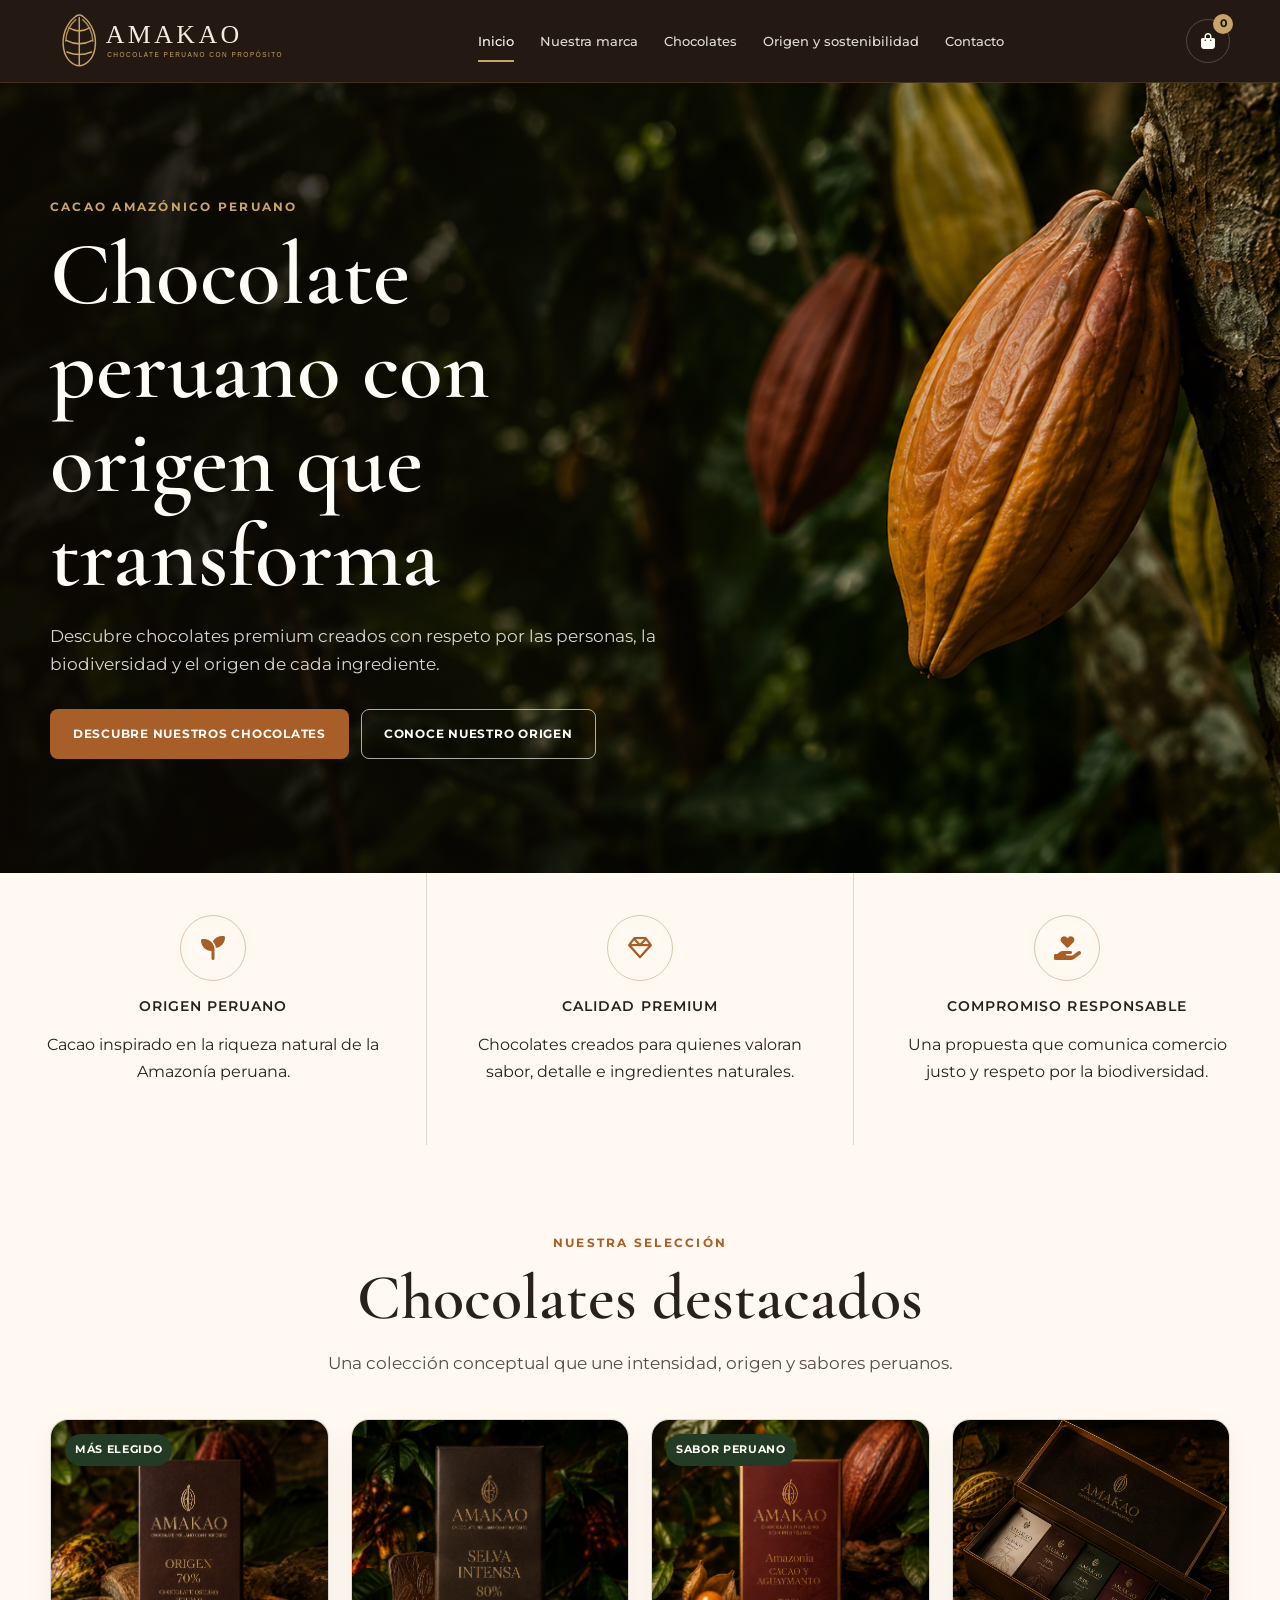
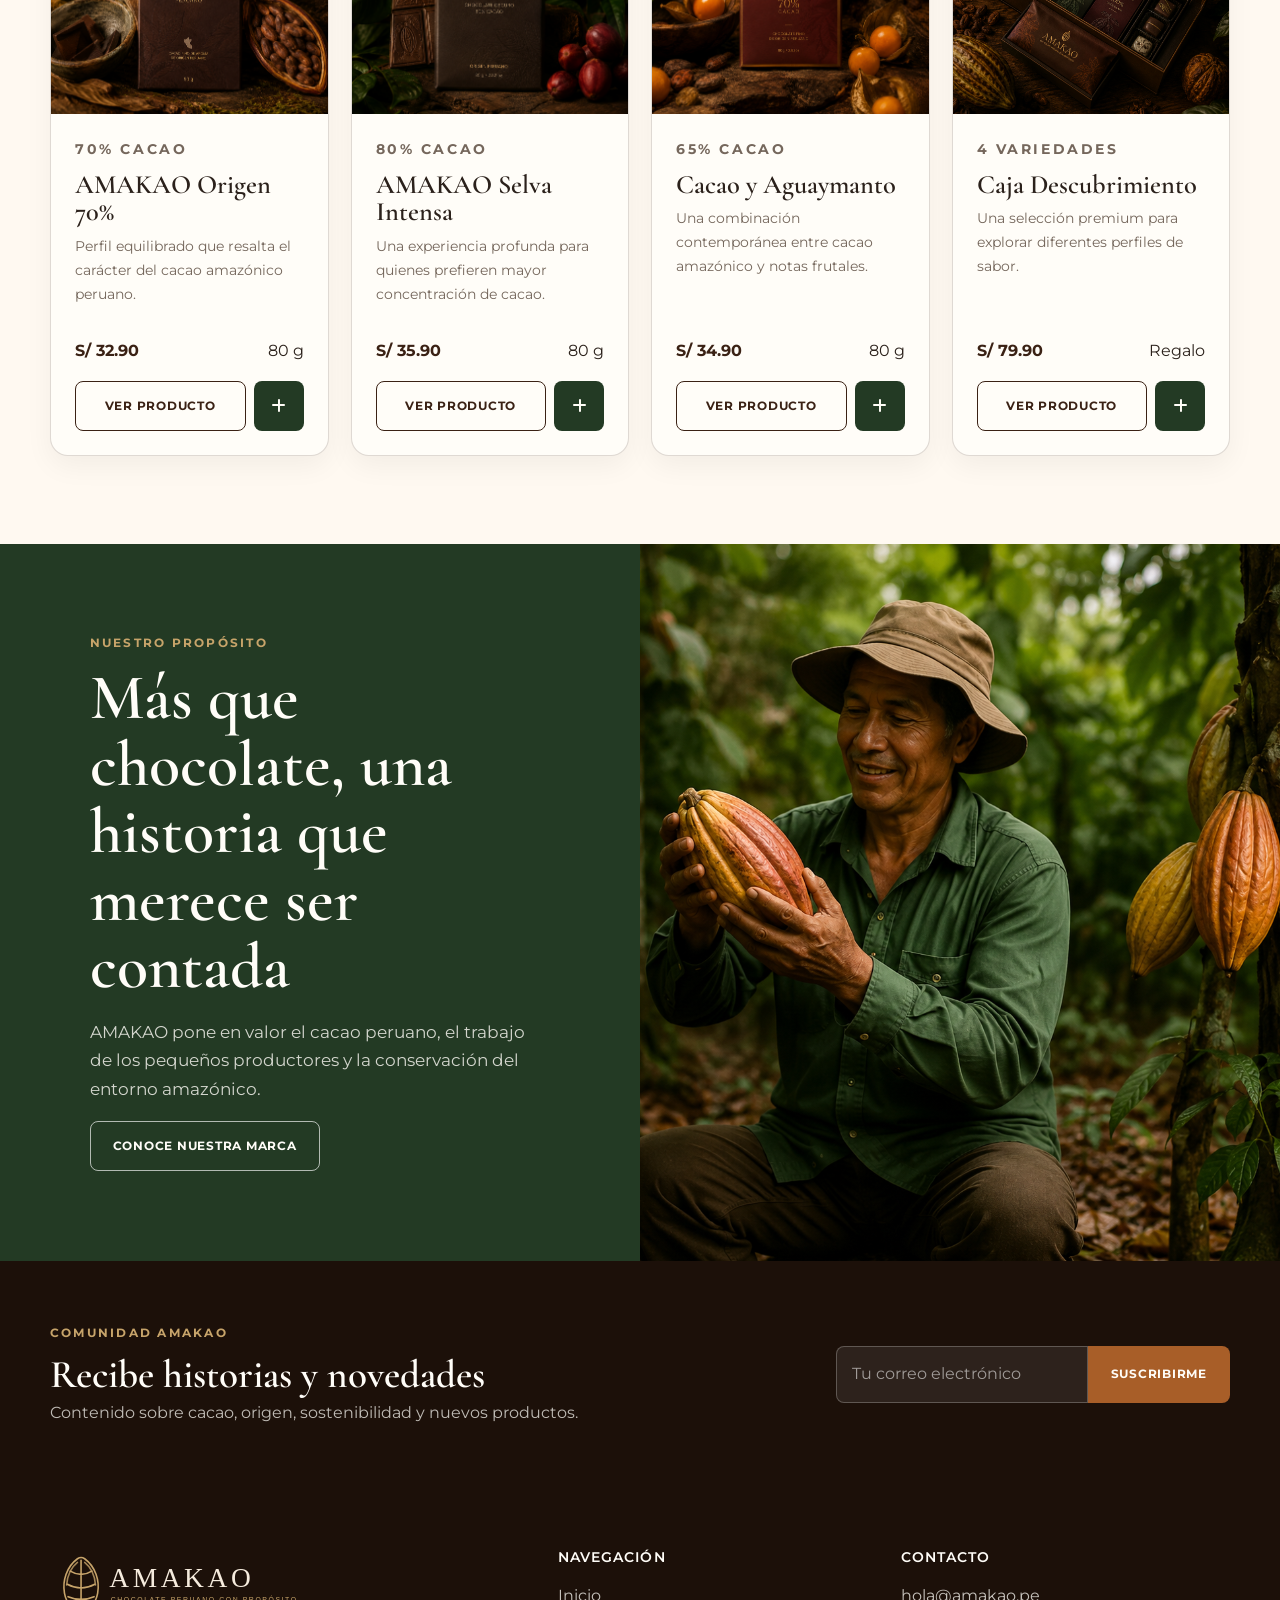
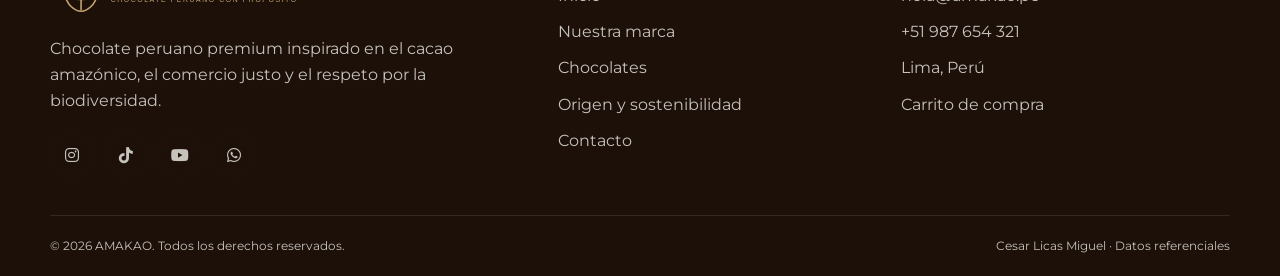
<file: index.html>
<!doctype html>
<html lang="es">
<head>
  <meta charset="utf-8">
  <meta name="viewport" content="width=device-width, initial-scale=1">
  <title>AMAKAO | Chocolate peruano premium</title>
  <meta name="description" content="AMAKAO, chocolates premium inspirados en cacao amazónico peruano, sostenibilidad y comercio justo.">
  <link rel="icon" href="assets/favicon.svg" type="image/svg+xml">
  <link rel="stylesheet" href="https://cdnjs.cloudflare.com/ajax/libs/font-awesome/6.7.2/css/all.min.css">
  <link rel="stylesheet" href="css/styles.css">
</head>
<body>
<header class="site-header">
  <div class="container header-inner">
    <a class="brand" href="index.html" aria-label="AMAKAO, ir al inicio"><img src="assets/logo.svg" alt="AMAKAO, chocolate peruano con propósito"></a>
    <nav class="desktop-nav" aria-label="Navegación principal"><a href="index.html" class="active">Inicio</a><a href="nuestra-marca.html" class="">Nuestra marca</a><a href="chocolates.html" class="">Chocolates</a><a href="origen-sostenibilidad.html" class="">Origen y sostenibilidad</a><a href="contacto.html" class="">Contacto</a></nav>
    <div class="header-actions">
      <a class="icon-button cart-link" href="carrito.html" aria-label="Ver carrito"><i class="fa-solid fa-bag-shopping"></i><span class="cart-count">0</span></a>
      <button class="icon-button menu-toggle" type="button" aria-label="Abrir menú" aria-expanded="false"><i class="fa-solid fa-bars"></i></button>
    </div>
  </div>
</header>
<div class="mobile-panel"><nav aria-label="Navegación móvil"><a href="index.html">Inicio</a><a href="nuestra-marca.html">Nuestra marca</a><a href="chocolates.html">Chocolates</a><a href="origen-sostenibilidad.html">Origen y sostenibilidad</a><a href="contacto.html">Contacto</a><a href="carrito.html">Carrito de compra</a></nav></div>
<main>
<section class="hero"><div class="container"><div class="hero-content"><p class="eyebrow" style="color:#c7a46a">Cacao amazónico peruano</p><h1>Chocolate peruano con origen que transforma</h1><p class="lead">Descubre chocolates premium creados con respeto por las personas, la biodiversidad y el origen de cada ingrediente.</p><div class="button-row"><a class="btn btn-primary" href="chocolates.html">Descubre nuestros chocolates</a><a class="btn btn-outline-light" href="origen-sostenibilidad.html">Conoce nuestro origen</a></div></div></div></section>
<section class="features-grid"><article class="feature"><div class="feature-icon"><i class="fa-solid fa-seedling"></i></div><h3>Origen peruano</h3><p>Cacao inspirado en la riqueza natural de la Amazonía peruana.</p></article><article class="feature"><div class="feature-icon"><i class="fa-regular fa-gem"></i></div><h3>Calidad premium</h3><p>Chocolates creados para quienes valoran sabor, detalle e ingredientes naturales.</p></article><article class="feature"><div class="feature-icon"><i class="fa-solid fa-hand-holding-heart"></i></div><h3>Compromiso responsable</h3><p>Una propuesta que comunica comercio justo y respeto por la biodiversidad.</p></article></section>
<section class="section"><div class="container"><div class="text-center max-copy center"><p class="eyebrow">Nuestra selección</p><h2>Chocolates destacados</h2><p class="lead">Una colección conceptual que une intensidad, origen y sabores peruanos.</p></div><div class="product-grid" style="margin-top:42px">
<article class="product-card" data-category="oscuro" data-name="amakao origen 70">
  <a class="product-card-media" href="producto.html?id=origen70"><span class="product-badge">Más elegido</span><img src="image/image11.png" alt="Chocolate AMAKAO Origen 70%"></a>
  <div class="product-card-body"><p class="eyebrow">70% cacao</p><h3><a href="producto.html?id=origen70">AMAKAO Origen 70%</a></h3><p>Perfil equilibrado que resalta el carácter del cacao amazónico peruano.</p><div class="product-meta"><span class="price">S/ 32.90</span><span>80 g</span></div><div class="card-actions"><a class="btn btn-outline-dark" href="producto.html?id=origen70">Ver producto</a><button class="quick-add" data-add-to-cart="origen70" aria-label="Agregar Origen 70%"><i class="fa-solid fa-plus"></i></button></div></div>
</article>
<article class="product-card" data-category="intenso" data-name="amakao selva intensa 80">
  <a class="product-card-media" href="producto.html?id=selva80"><img src="image/image12.png" alt="Chocolate AMAKAO Selva Intensa 80%"></a>
  <div class="product-card-body"><p class="eyebrow">80% cacao</p><h3><a href="producto.html?id=selva80">AMAKAO Selva Intensa</a></h3><p>Una experiencia profunda para quienes prefieren mayor concentración de cacao.</p><div class="product-meta"><span class="price">S/ 35.90</span><span>80 g</span></div><div class="card-actions"><a class="btn btn-outline-dark" href="producto.html?id=selva80">Ver producto</a><button class="quick-add" data-add-to-cart="selva80" aria-label="Agregar Selva Intensa"><i class="fa-solid fa-plus"></i></button></div></div>
</article>
<article class="product-card" data-category="frutal" data-name="amakao cacao y aguaymanto">
  <a class="product-card-media" href="producto.html?id=aguaymanto"><span class="product-badge">Sabor peruano</span><img src="image/image13.png" alt="Chocolate AMAKAO Cacao y Aguaymanto"></a>
  <div class="product-card-body"><p class="eyebrow">65% cacao</p><h3><a href="producto.html?id=aguaymanto">Cacao y Aguaymanto</a></h3><p>Una combinación contemporánea entre cacao amazónico y notas frutales.</p><div class="product-meta"><span class="price">S/ 34.90</span><span>80 g</span></div><div class="card-actions"><a class="btn btn-outline-dark" href="producto.html?id=aguaymanto">Ver producto</a><button class="quick-add" data-add-to-cart="aguaymanto" aria-label="Agregar Cacao y Aguaymanto"><i class="fa-solid fa-plus"></i></button></div></div>
</article>
<article class="product-card" data-category="regalo" data-name="caja descubrimiento amakao">
  <a class="product-card-media" href="producto.html?id=descubrimiento"><img src="image/image14.png" alt="Caja Descubrimiento AMAKAO"></a>
  <div class="product-card-body"><p class="eyebrow">4 variedades</p><h3><a href="producto.html?id=descubrimiento">Caja Descubrimiento</a></h3><p>Una selección premium para explorar diferentes perfiles de sabor.</p><div class="product-meta"><span class="price">S/ 79.90</span><span>Regalo</span></div><div class="card-actions"><a class="btn btn-outline-dark" href="producto.html?id=descubrimiento">Ver producto</a><button class="quick-add" data-add-to-cart="descubrimiento" aria-label="Agregar Caja Descubrimiento"><i class="fa-solid fa-plus"></i></button></div></div>
</article></div></div></section>
<section class="split section-forest"><div class="split-content"><p class="eyebrow" style="color:#c7a46a">Nuestro propósito</p><h2>Más que chocolate, una historia que merece ser contada</h2><p class="lead">AMAKAO pone en valor el cacao peruano, el trabajo de los pequeños productores y la conservación del entorno amazónico.</p><div><a class="btn btn-outline-light" href="nuestra-marca.html">Conoce nuestra marca</a></div></div><div class="split-image story-image" role="img" aria-label="Productor de cacao peruano"></div></section>
<section class="section-sm section-dark">
  <div class="container newsletter">
    <div><p class="eyebrow" style="color:#c7a46a">Comunidad AMAKAO</p><h2 style="font-size:2.45rem;margin-bottom:5px">Recibe historias y novedades</h2><p style="margin:0;color:rgba(255,253,248,.72)">Contenido sobre cacao, origen, sostenibilidad y nuevos productos.</p></div>
    <form class="newsletter-form" data-demo-form><input type="email" required placeholder="Tu correo electrónico" aria-label="Correo electrónico"><button class="btn btn-primary" type="submit">Suscribirme</button></form>
  </div>
</section></main>
<footer class="site-footer">
  <div class="container footer-main">
    <div><img class="footer-logo" src="assets/logo.svg" alt="AMAKAO"><p>Chocolate peruano premium inspirado en el cacao amazónico, el comercio justo y el respeto por la biodiversidad.</p><div class="social-row"><a href="#" aria-label="Instagram"><i class="fa-brands fa-instagram"></i></a><a href="#" aria-label="TikTok"><i class="fa-brands fa-tiktok"></i></a><a href="#" aria-label="YouTube"><i class="fa-brands fa-youtube"></i></a><a href="#" aria-label="WhatsApp"><i class="fa-brands fa-whatsapp"></i></a></div></div>
    <div><h3 class="footer-title">Navegación</h3><div class="footer-links"><a href="index.html">Inicio</a><a href="nuestra-marca.html">Nuestra marca</a><a href="chocolates.html">Chocolates</a><a href="origen-sostenibilidad.html">Origen y sostenibilidad</a><a href="contacto.html">Contacto</a></div></div>
    <div><h3 class="footer-title">Contacto</h3><div class="footer-links"><span>hola@amakao.pe</span><span>+51 987 654 321</span><span>Lima, Perú</span><a href="carrito.html">Carrito de compra</a></div></div>
  </div>
  <div class="container footer-bottom"><span>© 2026 AMAKAO. Todos los derechos reservados.</span><span>Cesar Licas Miguel · Datos referenciales</span></div>
</footer>
<script src="js/main.js"></script>
</body>
</html>
</file>
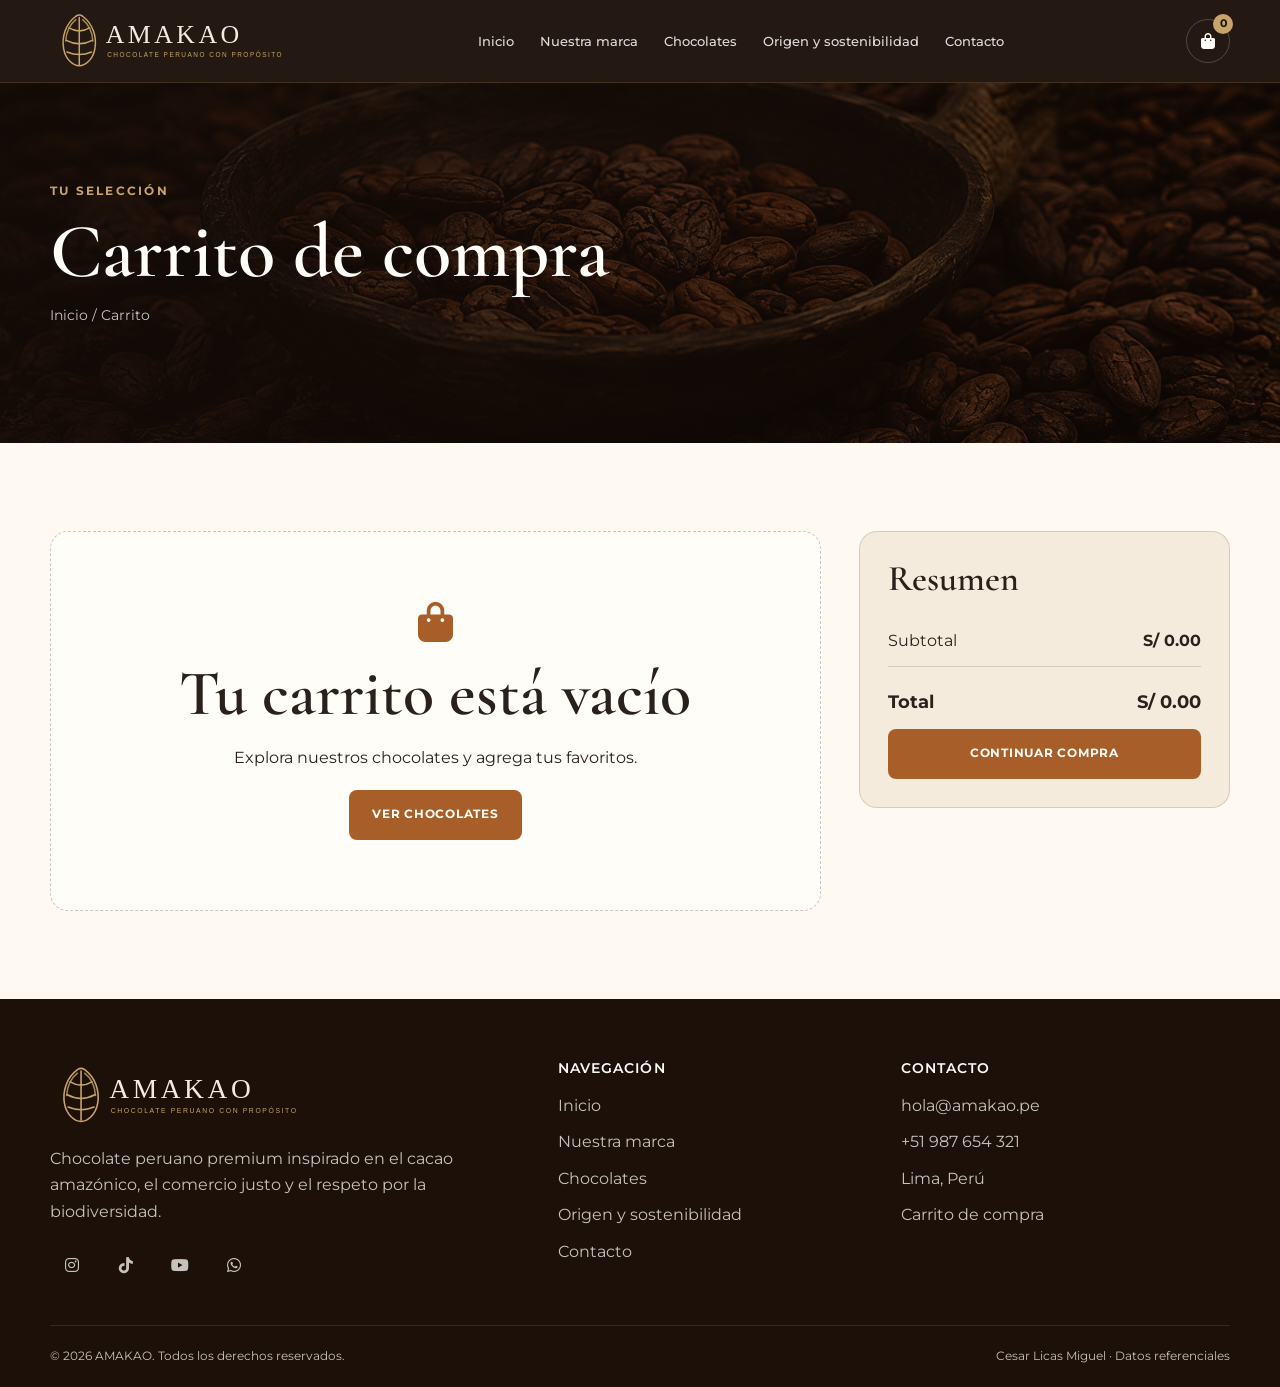
<file: carrito.html>
<!doctype html>
<html lang="es">
<head>
  <meta charset="utf-8">
  <meta name="viewport" content="width=device-width, initial-scale=1">
  <title>Carrito de compra | AMAKAO</title>
  <meta name="description" content="Revisa los chocolates agregados al carrito AMAKAO.">
  <link rel="icon" href="assets/favicon.svg" type="image/svg+xml">
  <link rel="stylesheet" href="https://cdnjs.cloudflare.com/ajax/libs/font-awesome/6.7.2/css/all.min.css">
  <link rel="stylesheet" href="css/styles.css">
</head>
<body>
<header class="site-header">
  <div class="container header-inner">
    <a class="brand" href="index.html" aria-label="AMAKAO, ir al inicio"><img src="assets/logo.svg" alt="AMAKAO, chocolate peruano con propósito"></a>
    <nav class="desktop-nav" aria-label="Navegación principal"><a href="index.html" class="">Inicio</a><a href="nuestra-marca.html" class="">Nuestra marca</a><a href="chocolates.html" class="">Chocolates</a><a href="origen-sostenibilidad.html" class="">Origen y sostenibilidad</a><a href="contacto.html" class="">Contacto</a></nav>
    <div class="header-actions">
      <a class="icon-button cart-link" href="carrito.html" aria-label="Ver carrito"><i class="fa-solid fa-bag-shopping"></i><span class="cart-count">0</span></a>
      <button class="icon-button menu-toggle" type="button" aria-label="Abrir menú" aria-expanded="false"><i class="fa-solid fa-bars"></i></button>
    </div>
  </div>
</header>
<div class="mobile-panel"><nav aria-label="Navegación móvil"><a href="index.html">Inicio</a><a href="nuestra-marca.html">Nuestra marca</a><a href="chocolates.html">Chocolates</a><a href="origen-sostenibilidad.html">Origen y sostenibilidad</a><a href="contacto.html">Contacto</a><a href="carrito.html">Carrito de compra</a></nav></div>
<main>
<section class="page-hero" style="background-image:linear-gradient(rgba(20,11,7,.3),rgba(20,11,7,.3)),url('image/image6.png')"><div class="container"><p class="eyebrow" style="color:#c7a46a">Tu selección</p><h1>Carrito de compra</h1><p class="breadcrumb">Inicio / Carrito</p></div></section>
<section class="section"><div class="container cart-layout"><div id="cartItems" class="cart-items" aria-live="polite"></div><aside id="cartSummary" class="cart-summary"></aside></div></section>
</main>
<footer class="site-footer">
  <div class="container footer-main">
    <div><img class="footer-logo" src="assets/logo.svg" alt="AMAKAO"><p>Chocolate peruano premium inspirado en el cacao amazónico, el comercio justo y el respeto por la biodiversidad.</p><div class="social-row"><a href="#" aria-label="Instagram"><i class="fa-brands fa-instagram"></i></a><a href="#" aria-label="TikTok"><i class="fa-brands fa-tiktok"></i></a><a href="#" aria-label="YouTube"><i class="fa-brands fa-youtube"></i></a><a href="#" aria-label="WhatsApp"><i class="fa-brands fa-whatsapp"></i></a></div></div>
    <div><h3 class="footer-title">Navegación</h3><div class="footer-links"><a href="index.html">Inicio</a><a href="nuestra-marca.html">Nuestra marca</a><a href="chocolates.html">Chocolates</a><a href="origen-sostenibilidad.html">Origen y sostenibilidad</a><a href="contacto.html">Contacto</a></div></div>
    <div><h3 class="footer-title">Contacto</h3><div class="footer-links"><span>hola@amakao.pe</span><span>+51 987 654 321</span><span>Lima, Perú</span><a href="carrito.html">Carrito de compra</a></div></div>
  </div>
  <div class="container footer-bottom"><span>© 2026 AMAKAO. Todos los derechos reservados.</span><span>Cesar Licas Miguel · Datos referenciales</span></div>
</footer>
<script src="js/main.js"></script>
</body>
</html>
</file>
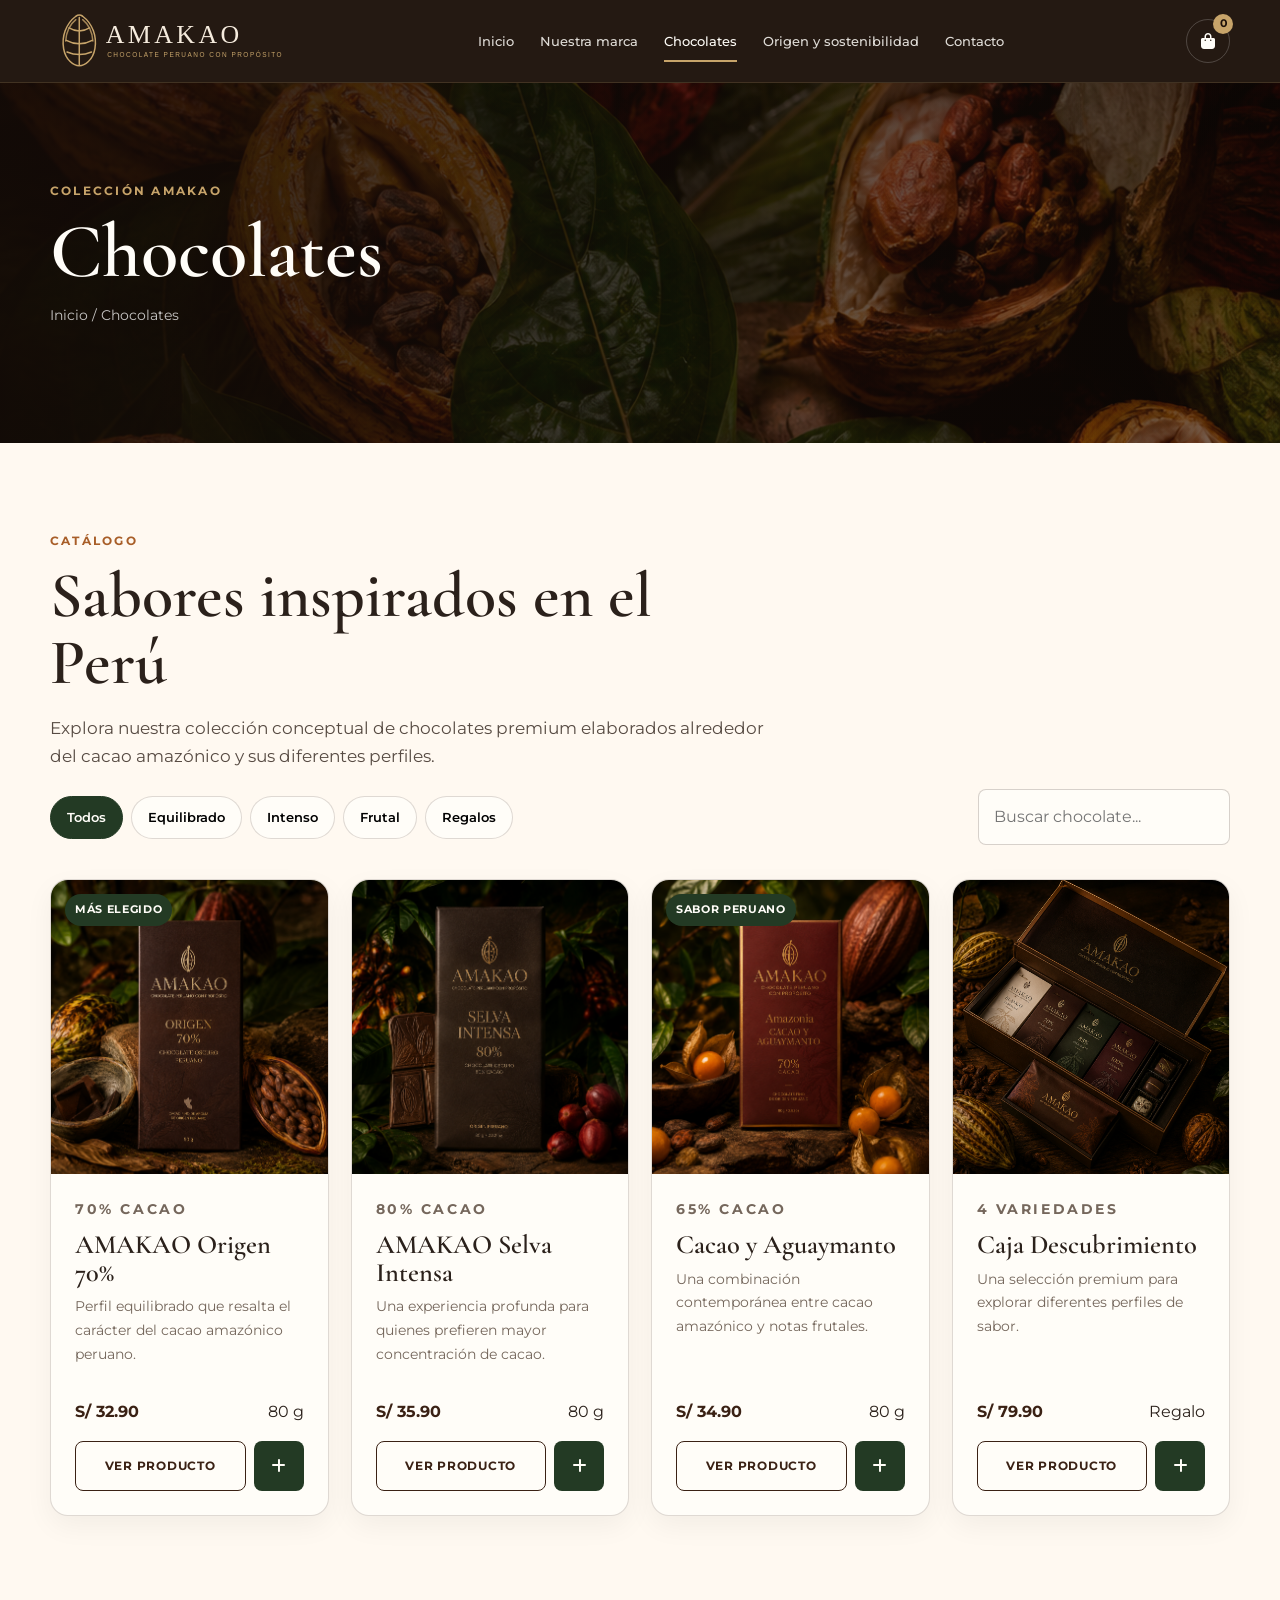
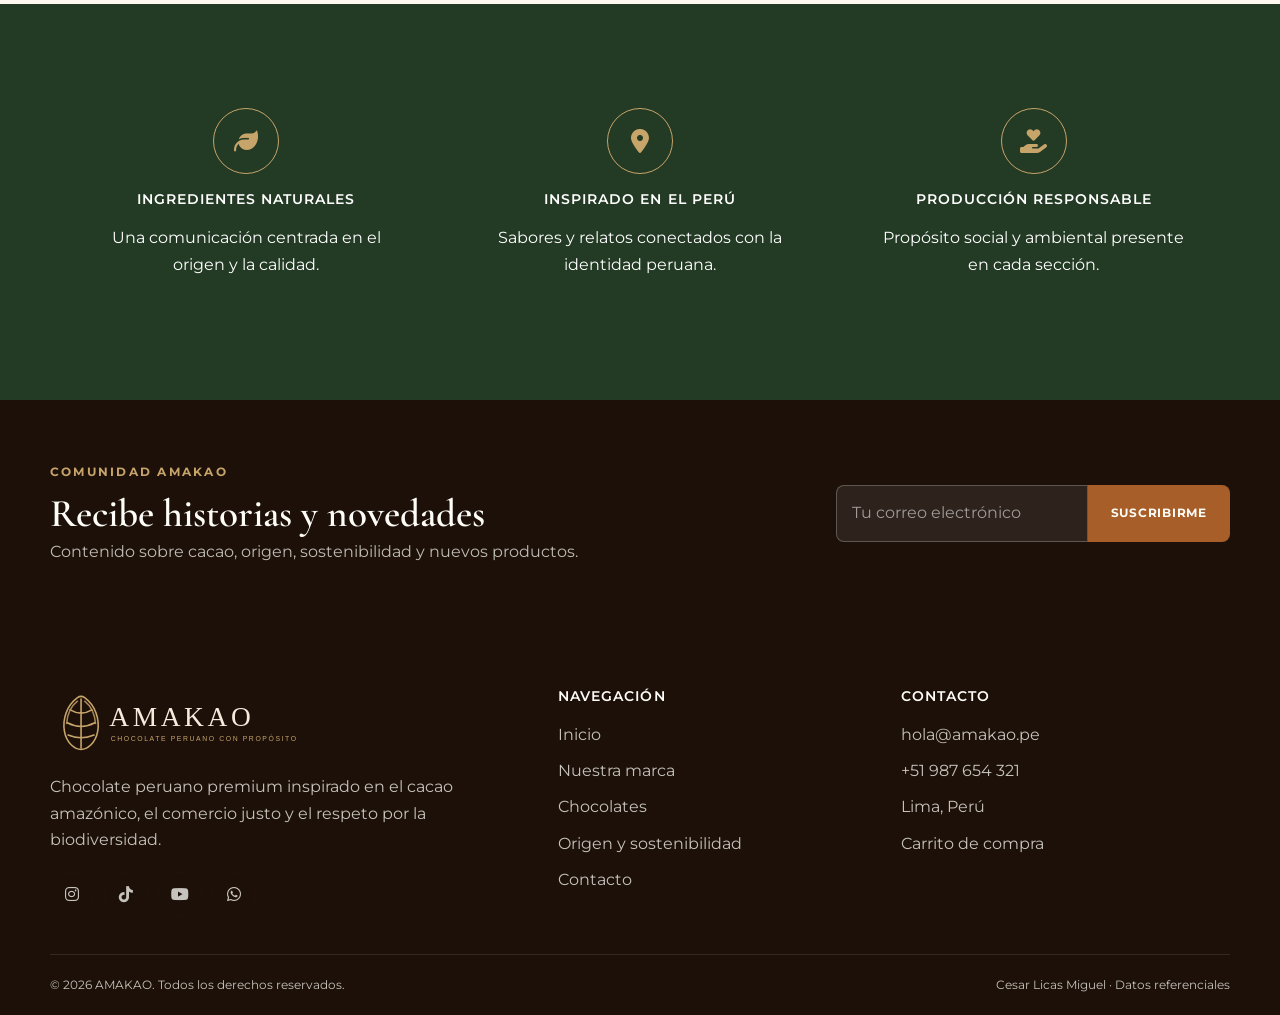
<file: chocolates.html>
<!doctype html>
<html lang="es">
<head>
  <meta charset="utf-8">
  <meta name="viewport" content="width=device-width, initial-scale=1">
  <title>Chocolates | AMAKAO</title>
  <meta name="description" content="Catálogo conceptual de chocolates premium AMAKAO.">
  <link rel="icon" href="assets/favicon.svg" type="image/svg+xml">
  <link rel="stylesheet" href="https://cdnjs.cloudflare.com/ajax/libs/font-awesome/6.7.2/css/all.min.css">
  <link rel="stylesheet" href="css/styles.css">
</head>
<body>
<header class="site-header">
  <div class="container header-inner">
    <a class="brand" href="index.html" aria-label="AMAKAO, ir al inicio"><img src="assets/logo.svg" alt="AMAKAO, chocolate peruano con propósito"></a>
    <nav class="desktop-nav" aria-label="Navegación principal"><a href="index.html" class="">Inicio</a><a href="nuestra-marca.html" class="">Nuestra marca</a><a href="chocolates.html" class="active">Chocolates</a><a href="origen-sostenibilidad.html" class="">Origen y sostenibilidad</a><a href="contacto.html" class="">Contacto</a></nav>
    <div class="header-actions">
      <a class="icon-button cart-link" href="carrito.html" aria-label="Ver carrito"><i class="fa-solid fa-bag-shopping"></i><span class="cart-count">0</span></a>
      <button class="icon-button menu-toggle" type="button" aria-label="Abrir menú" aria-expanded="false"><i class="fa-solid fa-bars"></i></button>
    </div>
  </div>
</header>
<div class="mobile-panel"><nav aria-label="Navegación móvil"><a href="index.html">Inicio</a><a href="nuestra-marca.html">Nuestra marca</a><a href="chocolates.html">Chocolates</a><a href="origen-sostenibilidad.html">Origen y sostenibilidad</a><a href="contacto.html">Contacto</a><a href="carrito.html">Carrito de compra</a></nav></div>
<main>
<section class="page-hero products-hero"><div class="container"><p class="eyebrow" style="color:#c7a46a">Colección AMAKAO</p><h1>Chocolates</h1><p class="breadcrumb">Inicio / Chocolates</p></div></section>
<section class="section"><div class="container"><div class="max-copy"><p class="eyebrow">Catálogo</p><h2>Sabores inspirados en el Perú</h2><p class="lead">Explora nuestra colección conceptual de chocolates premium elaborados alrededor del cacao amazónico y sus diferentes perfiles.</p></div><div class="catalog-toolbar"><div class="filter-group"><button class="filter-button active" data-filter="todos">Todos</button><button class="filter-button" data-filter="oscuro">Equilibrado</button><button class="filter-button" data-filter="intenso">Intenso</button><button class="filter-button" data-filter="frutal">Frutal</button><button class="filter-button" data-filter="regalo">Regalos</button></div><div class="catalog-search"><input id="catalogSearch" type="search" placeholder="Buscar chocolate..." aria-label="Buscar en catálogo"></div></div><div class="product-grid">
<article class="product-card" data-category="oscuro" data-name="amakao origen 70">
  <a class="product-card-media" href="producto.html?id=origen70"><span class="product-badge">Más elegido</span><img src="image/image11.png" alt="Chocolate AMAKAO Origen 70%"></a>
  <div class="product-card-body"><p class="eyebrow">70% cacao</p><h3><a href="producto.html?id=origen70">AMAKAO Origen 70%</a></h3><p>Perfil equilibrado que resalta el carácter del cacao amazónico peruano.</p><div class="product-meta"><span class="price">S/ 32.90</span><span>80 g</span></div><div class="card-actions"><a class="btn btn-outline-dark" href="producto.html?id=origen70">Ver producto</a><button class="quick-add" data-add-to-cart="origen70" aria-label="Agregar Origen 70%"><i class="fa-solid fa-plus"></i></button></div></div>
</article>
<article class="product-card" data-category="intenso" data-name="amakao selva intensa 80">
  <a class="product-card-media" href="producto.html?id=selva80"><img src="image/image12.png" alt="Chocolate AMAKAO Selva Intensa 80%"></a>
  <div class="product-card-body"><p class="eyebrow">80% cacao</p><h3><a href="producto.html?id=selva80">AMAKAO Selva Intensa</a></h3><p>Una experiencia profunda para quienes prefieren mayor concentración de cacao.</p><div class="product-meta"><span class="price">S/ 35.90</span><span>80 g</span></div><div class="card-actions"><a class="btn btn-outline-dark" href="producto.html?id=selva80">Ver producto</a><button class="quick-add" data-add-to-cart="selva80" aria-label="Agregar Selva Intensa"><i class="fa-solid fa-plus"></i></button></div></div>
</article>
<article class="product-card" data-category="frutal" data-name="amakao cacao y aguaymanto">
  <a class="product-card-media" href="producto.html?id=aguaymanto"><span class="product-badge">Sabor peruano</span><img src="image/image13.png" alt="Chocolate AMAKAO Cacao y Aguaymanto"></a>
  <div class="product-card-body"><p class="eyebrow">65% cacao</p><h3><a href="producto.html?id=aguaymanto">Cacao y Aguaymanto</a></h3><p>Una combinación contemporánea entre cacao amazónico y notas frutales.</p><div class="product-meta"><span class="price">S/ 34.90</span><span>80 g</span></div><div class="card-actions"><a class="btn btn-outline-dark" href="producto.html?id=aguaymanto">Ver producto</a><button class="quick-add" data-add-to-cart="aguaymanto" aria-label="Agregar Cacao y Aguaymanto"><i class="fa-solid fa-plus"></i></button></div></div>
</article>
<article class="product-card" data-category="regalo" data-name="caja descubrimiento amakao">
  <a class="product-card-media" href="producto.html?id=descubrimiento"><img src="image/image14.png" alt="Caja Descubrimiento AMAKAO"></a>
  <div class="product-card-body"><p class="eyebrow">4 variedades</p><h3><a href="producto.html?id=descubrimiento">Caja Descubrimiento</a></h3><p>Una selección premium para explorar diferentes perfiles de sabor.</p><div class="product-meta"><span class="price">S/ 79.90</span><span>Regalo</span></div><div class="card-actions"><a class="btn btn-outline-dark" href="producto.html?id=descubrimiento">Ver producto</a><button class="quick-add" data-add-to-cart="descubrimiento" aria-label="Agregar Caja Descubrimiento"><i class="fa-solid fa-plus"></i></button></div></div>
</article></div></div></section>
<section class="section-sm section-forest"><div class="container features-grid" style="background:transparent"><article class="feature" style="background:transparent;color:#fff"><div class="feature-icon" style="color:#c7a46a;border-color:#c7a46a"><i class="fa-solid fa-leaf"></i></div><h3>Ingredientes naturales</h3><p>Una comunicación centrada en el origen y la calidad.</p></article><article class="feature" style="background:transparent;color:#fff"><div class="feature-icon" style="color:#c7a46a;border-color:#c7a46a"><i class="fa-solid fa-location-dot"></i></div><h3>Inspirado en el Perú</h3><p>Sabores y relatos conectados con la identidad peruana.</p></article><article class="feature" style="background:transparent;color:#fff"><div class="feature-icon" style="color:#c7a46a;border-color:#c7a46a"><i class="fa-solid fa-hand-holding-heart"></i></div><h3>Producción responsable</h3><p>Propósito social y ambiental presente en cada sección.</p></article></div></section>
<section class="section-sm section-dark">
  <div class="container newsletter">
    <div><p class="eyebrow" style="color:#c7a46a">Comunidad AMAKAO</p><h2 style="font-size:2.45rem;margin-bottom:5px">Recibe historias y novedades</h2><p style="margin:0;color:rgba(255,253,248,.72)">Contenido sobre cacao, origen, sostenibilidad y nuevos productos.</p></div>
    <form class="newsletter-form" data-demo-form><input type="email" required placeholder="Tu correo electrónico" aria-label="Correo electrónico"><button class="btn btn-primary" type="submit">Suscribirme</button></form>
  </div>
</section></main>
<footer class="site-footer">
  <div class="container footer-main">
    <div><img class="footer-logo" src="assets/logo.svg" alt="AMAKAO"><p>Chocolate peruano premium inspirado en el cacao amazónico, el comercio justo y el respeto por la biodiversidad.</p><div class="social-row"><a href="#" aria-label="Instagram"><i class="fa-brands fa-instagram"></i></a><a href="#" aria-label="TikTok"><i class="fa-brands fa-tiktok"></i></a><a href="#" aria-label="YouTube"><i class="fa-brands fa-youtube"></i></a><a href="#" aria-label="WhatsApp"><i class="fa-brands fa-whatsapp"></i></a></div></div>
    <div><h3 class="footer-title">Navegación</h3><div class="footer-links"><a href="index.html">Inicio</a><a href="nuestra-marca.html">Nuestra marca</a><a href="chocolates.html">Chocolates</a><a href="origen-sostenibilidad.html">Origen y sostenibilidad</a><a href="contacto.html">Contacto</a></div></div>
    <div><h3 class="footer-title">Contacto</h3><div class="footer-links"><span>hola@amakao.pe</span><span>+51 987 654 321</span><span>Lima, Perú</span><a href="carrito.html">Carrito de compra</a></div></div>
  </div>
  <div class="container footer-bottom"><span>© 2026 AMAKAO. Todos los derechos reservados.</span><span>Cesar Licas Miguel · Datos referenciales</span></div>
</footer>
<script src="js/main.js"></script>
</body>
</html>
</file>
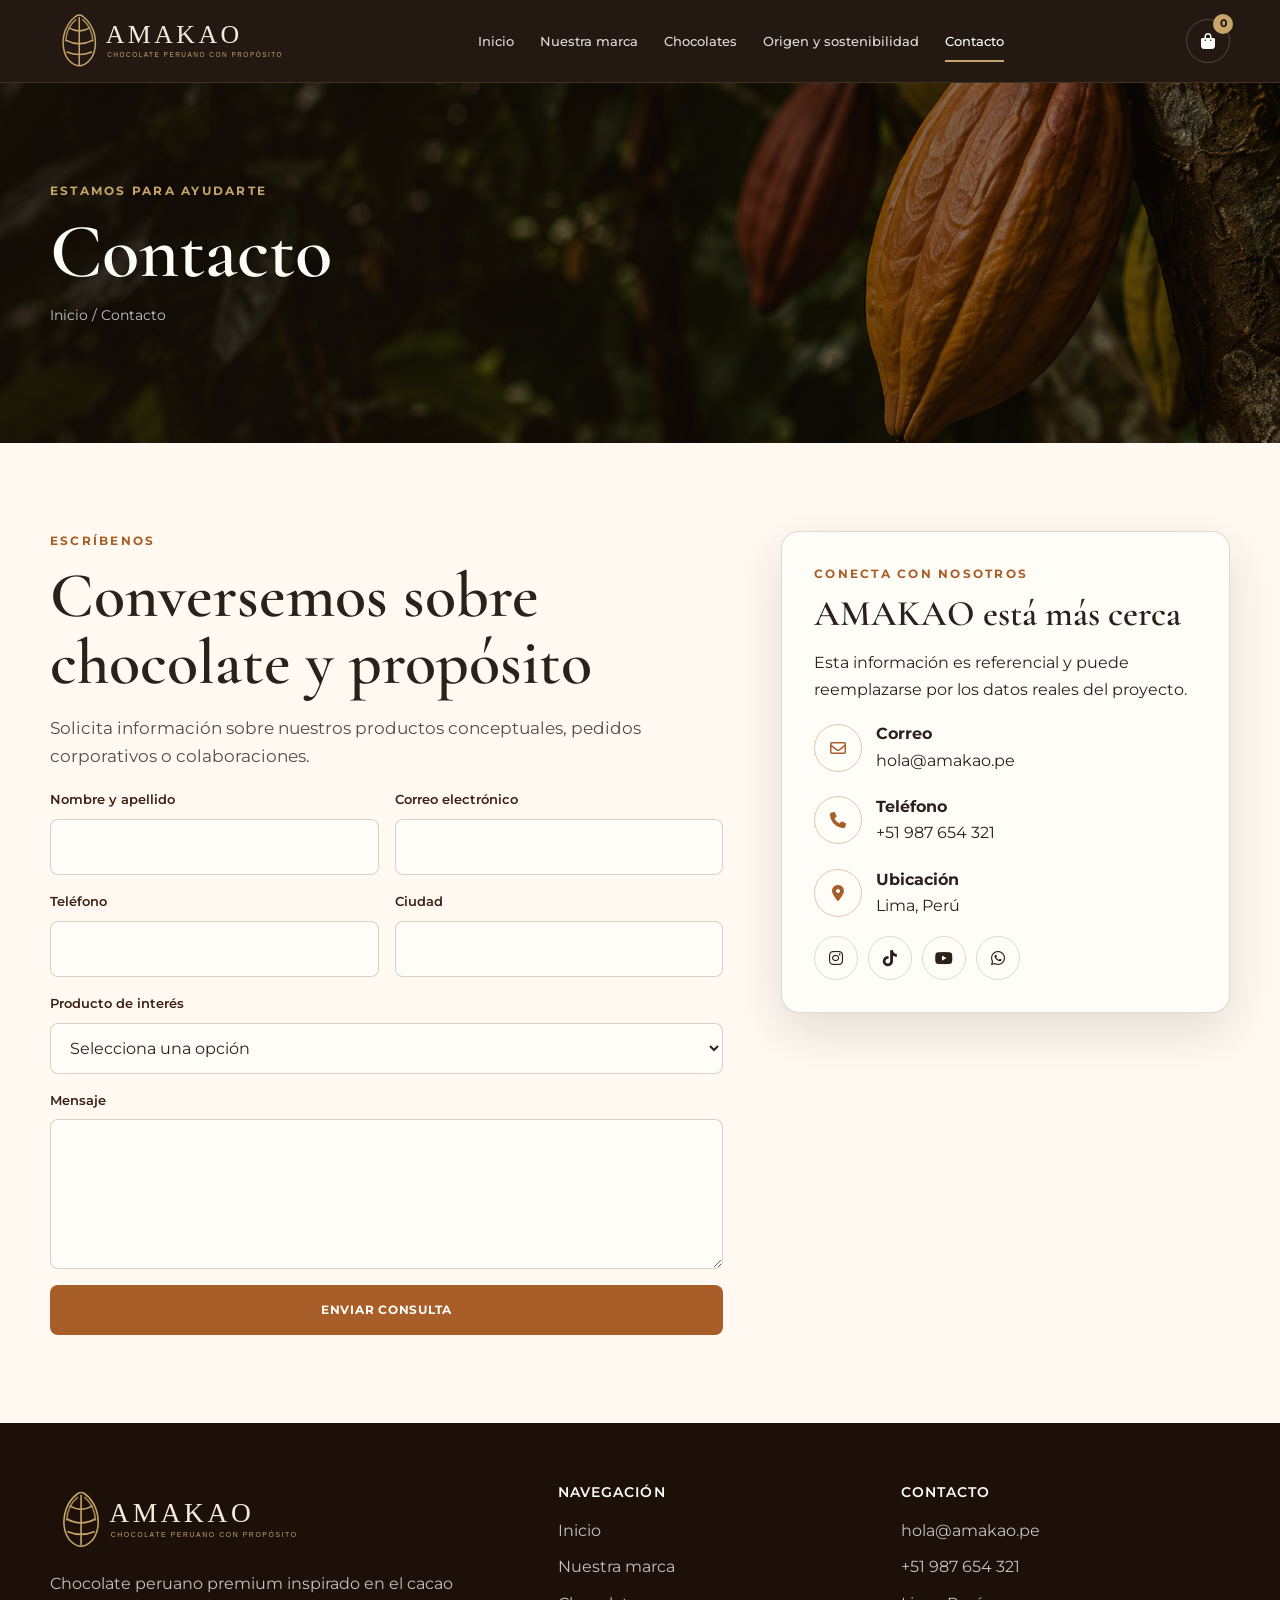
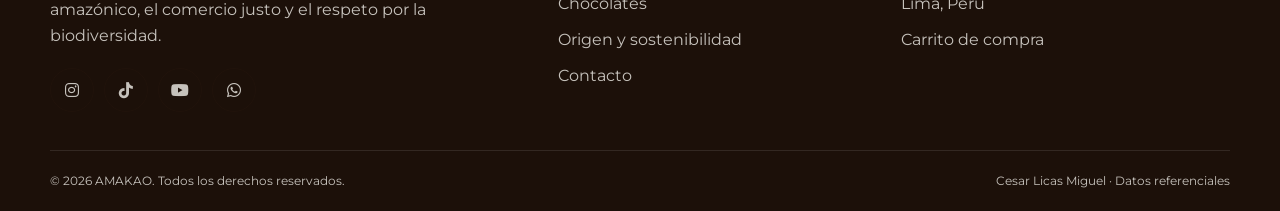
<file: contacto.html>
<!doctype html>
<html lang="es">
<head>
  <meta charset="utf-8">
  <meta name="viewport" content="width=device-width, initial-scale=1">
  <title>Contacto | AMAKAO</title>
  <meta name="description" content="Contacta a AMAKAO para información sobre chocolates y pedidos corporativos.">
  <link rel="icon" href="assets/favicon.svg" type="image/svg+xml">
  <link rel="stylesheet" href="https://cdnjs.cloudflare.com/ajax/libs/font-awesome/6.7.2/css/all.min.css">
  <link rel="stylesheet" href="css/styles.css">
</head>
<body>
<header class="site-header">
  <div class="container header-inner">
    <a class="brand" href="index.html" aria-label="AMAKAO, ir al inicio"><img src="assets/logo.svg" alt="AMAKAO, chocolate peruano con propósito"></a>
    <nav class="desktop-nav" aria-label="Navegación principal"><a href="index.html" class="">Inicio</a><a href="nuestra-marca.html" class="">Nuestra marca</a><a href="chocolates.html" class="">Chocolates</a><a href="origen-sostenibilidad.html" class="">Origen y sostenibilidad</a><a href="contacto.html" class="active">Contacto</a></nav>
    <div class="header-actions">
      <a class="icon-button cart-link" href="carrito.html" aria-label="Ver carrito"><i class="fa-solid fa-bag-shopping"></i><span class="cart-count">0</span></a>
      <button class="icon-button menu-toggle" type="button" aria-label="Abrir menú" aria-expanded="false"><i class="fa-solid fa-bars"></i></button>
    </div>
  </div>
</header>
<div class="mobile-panel"><nav aria-label="Navegación móvil"><a href="index.html">Inicio</a><a href="nuestra-marca.html">Nuestra marca</a><a href="chocolates.html">Chocolates</a><a href="origen-sostenibilidad.html">Origen y sostenibilidad</a><a href="contacto.html">Contacto</a><a href="carrito.html">Carrito de compra</a></nav></div>
<main>
<section class="page-hero contact-hero"><div class="container"><p class="eyebrow" style="color:#c7a46a">Estamos para ayudarte</p><h1>Contacto</h1><p class="breadcrumb">Inicio / Contacto</p></div></section>
<section class="section"><div class="container contact-grid"><div><p class="eyebrow">Escríbenos</p><h2>Conversemos sobre chocolate y propósito</h2><p class="lead">Solicita información sobre nuestros productos conceptuales, pedidos corporativos o colaboraciones.</p><form class="form-grid" data-demo-form><div class="form-group"><label for="nombre">Nombre y apellido</label><input id="nombre" name="nombre" required></div><div class="form-group"><label for="correo">Correo electrónico</label><input id="correo" name="correo" type="email" required></div><div class="form-group"><label for="telefono">Teléfono</label><input id="telefono" name="telefono" type="tel"></div><div class="form-group"><label for="ciudad">Ciudad</label><input id="ciudad" name="ciudad"></div><div class="form-group full"><label for="producto">Producto de interés</label><select id="producto" name="producto"><option>Selecciona una opción</option><option>AMAKAO Origen 70%</option><option>AMAKAO Selva Intensa 80%</option><option>AMAKAO Cacao y Aguaymanto</option><option>Caja Descubrimiento AMAKAO</option><option>Pedidos corporativos</option></select></div><div class="form-group full"><label for="mensaje">Mensaje</label><textarea id="mensaje" name="mensaje" required></textarea></div><div class="form-group full"><button class="btn btn-primary" type="submit">Enviar consulta</button><div class="form-message" role="status"></div></div></form></div><aside class="content-card"><p class="eyebrow">Conecta con nosotros</p><h3>AMAKAO está más cerca</h3><p>Esta información es referencial y puede reemplazarse por los datos reales del proyecto.</p><div class="contact-info"><div class="contact-item"><div class="info-icon"><i class="fa-regular fa-envelope"></i></div><div><strong>Correo</strong><br>hola@amakao.pe</div></div><div class="contact-item"><div class="info-icon"><i class="fa-solid fa-phone"></i></div><div><strong>Teléfono</strong><br>+51 987 654 321</div></div><div class="contact-item"><div class="info-icon"><i class="fa-solid fa-location-dot"></i></div><div><strong>Ubicación</strong><br>Lima, Perú</div></div></div><div class="social-row"><a href="#" aria-label="Instagram"><i class="fa-brands fa-instagram"></i></a><a href="#" aria-label="TikTok"><i class="fa-brands fa-tiktok"></i></a><a href="#" aria-label="YouTube"><i class="fa-brands fa-youtube"></i></a><a href="#" aria-label="WhatsApp"><i class="fa-brands fa-whatsapp"></i></a></div></aside></div></section>
</main>
<footer class="site-footer">
  <div class="container footer-main">
    <div><img class="footer-logo" src="assets/logo.svg" alt="AMAKAO"><p>Chocolate peruano premium inspirado en el cacao amazónico, el comercio justo y el respeto por la biodiversidad.</p><div class="social-row"><a href="#" aria-label="Instagram"><i class="fa-brands fa-instagram"></i></a><a href="#" aria-label="TikTok"><i class="fa-brands fa-tiktok"></i></a><a href="#" aria-label="YouTube"><i class="fa-brands fa-youtube"></i></a><a href="#" aria-label="WhatsApp"><i class="fa-brands fa-whatsapp"></i></a></div></div>
    <div><h3 class="footer-title">Navegación</h3><div class="footer-links"><a href="index.html">Inicio</a><a href="nuestra-marca.html">Nuestra marca</a><a href="chocolates.html">Chocolates</a><a href="origen-sostenibilidad.html">Origen y sostenibilidad</a><a href="contacto.html">Contacto</a></div></div>
    <div><h3 class="footer-title">Contacto</h3><div class="footer-links"><span>hola@amakao.pe</span><span>+51 987 654 321</span><span>Lima, Perú</span><a href="carrito.html">Carrito de compra</a></div></div>
  </div>
  <div class="container footer-bottom"><span>© 2026 AMAKAO. Todos los derechos reservados.</span><span>Cesar Licas Miguel · Datos referenciales</span></div>
</footer>
<script src="js/main.js"></script>
</body>
</html>
</file>
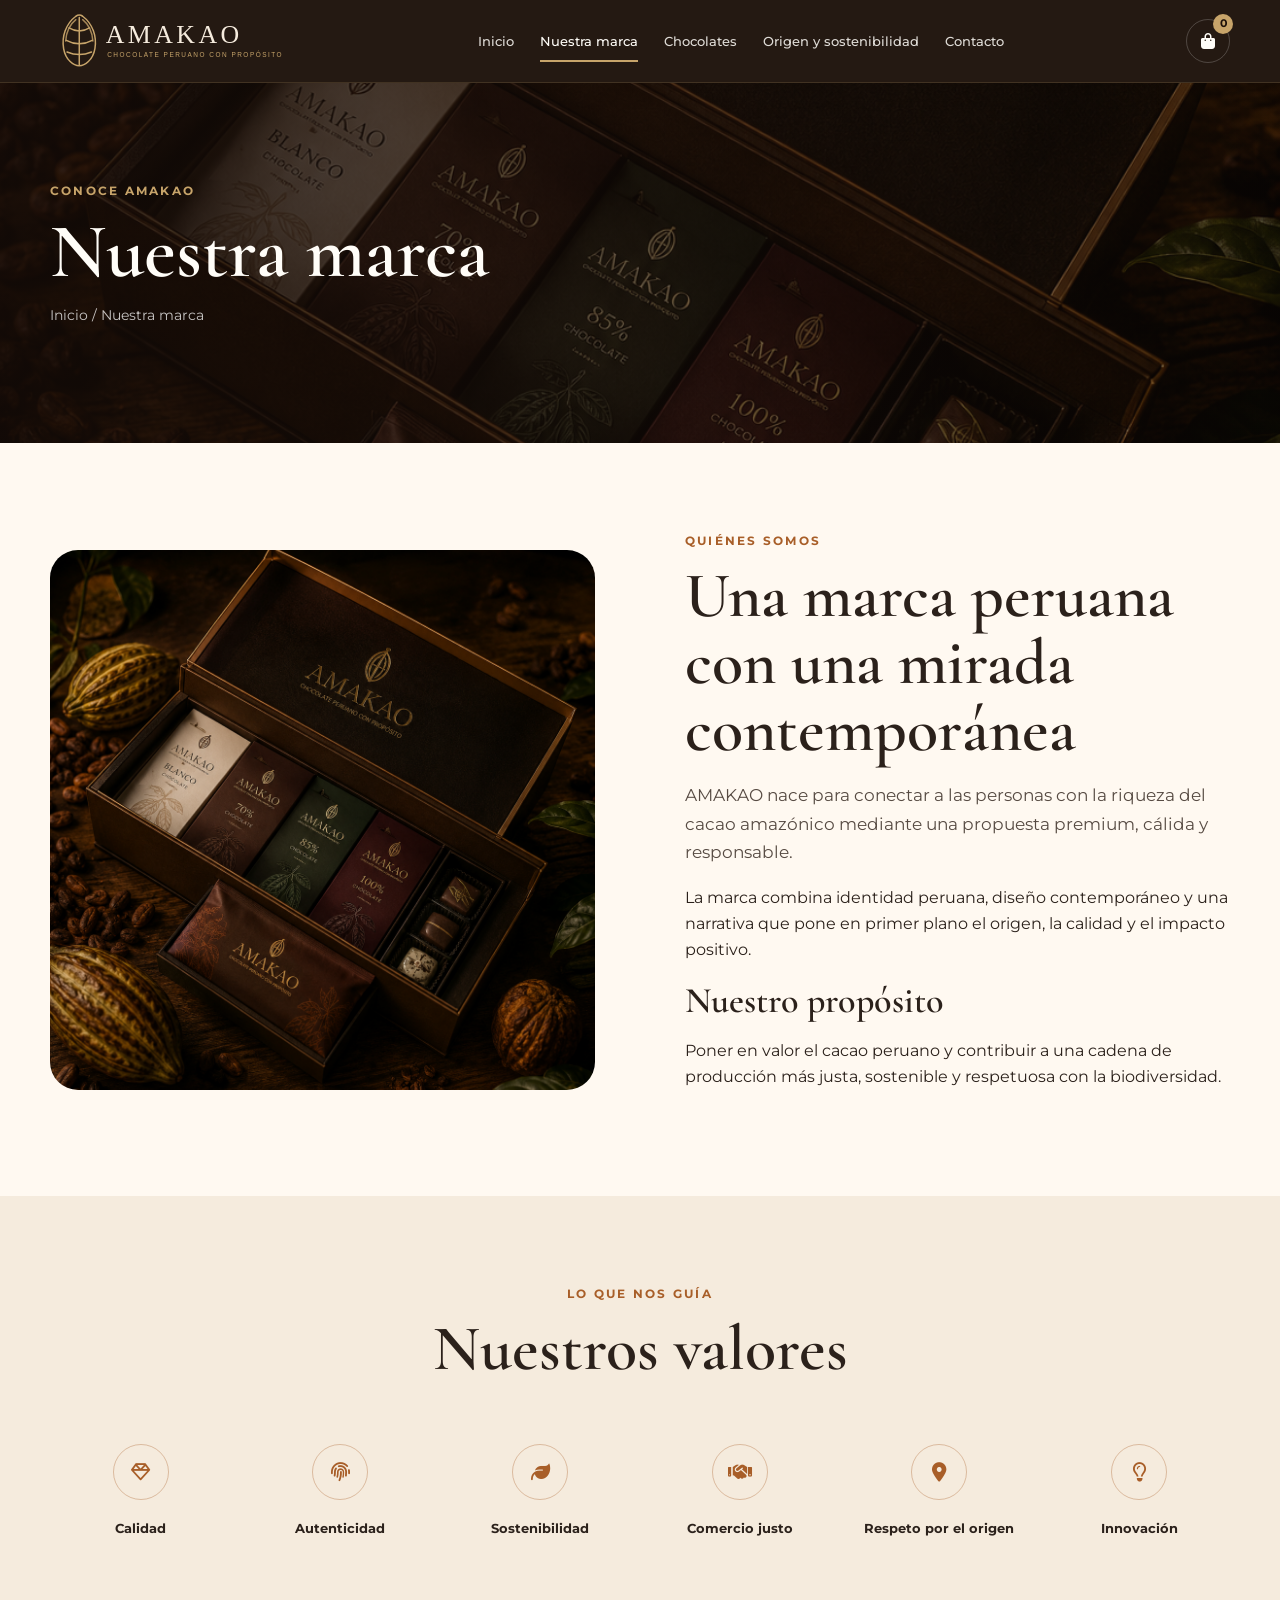
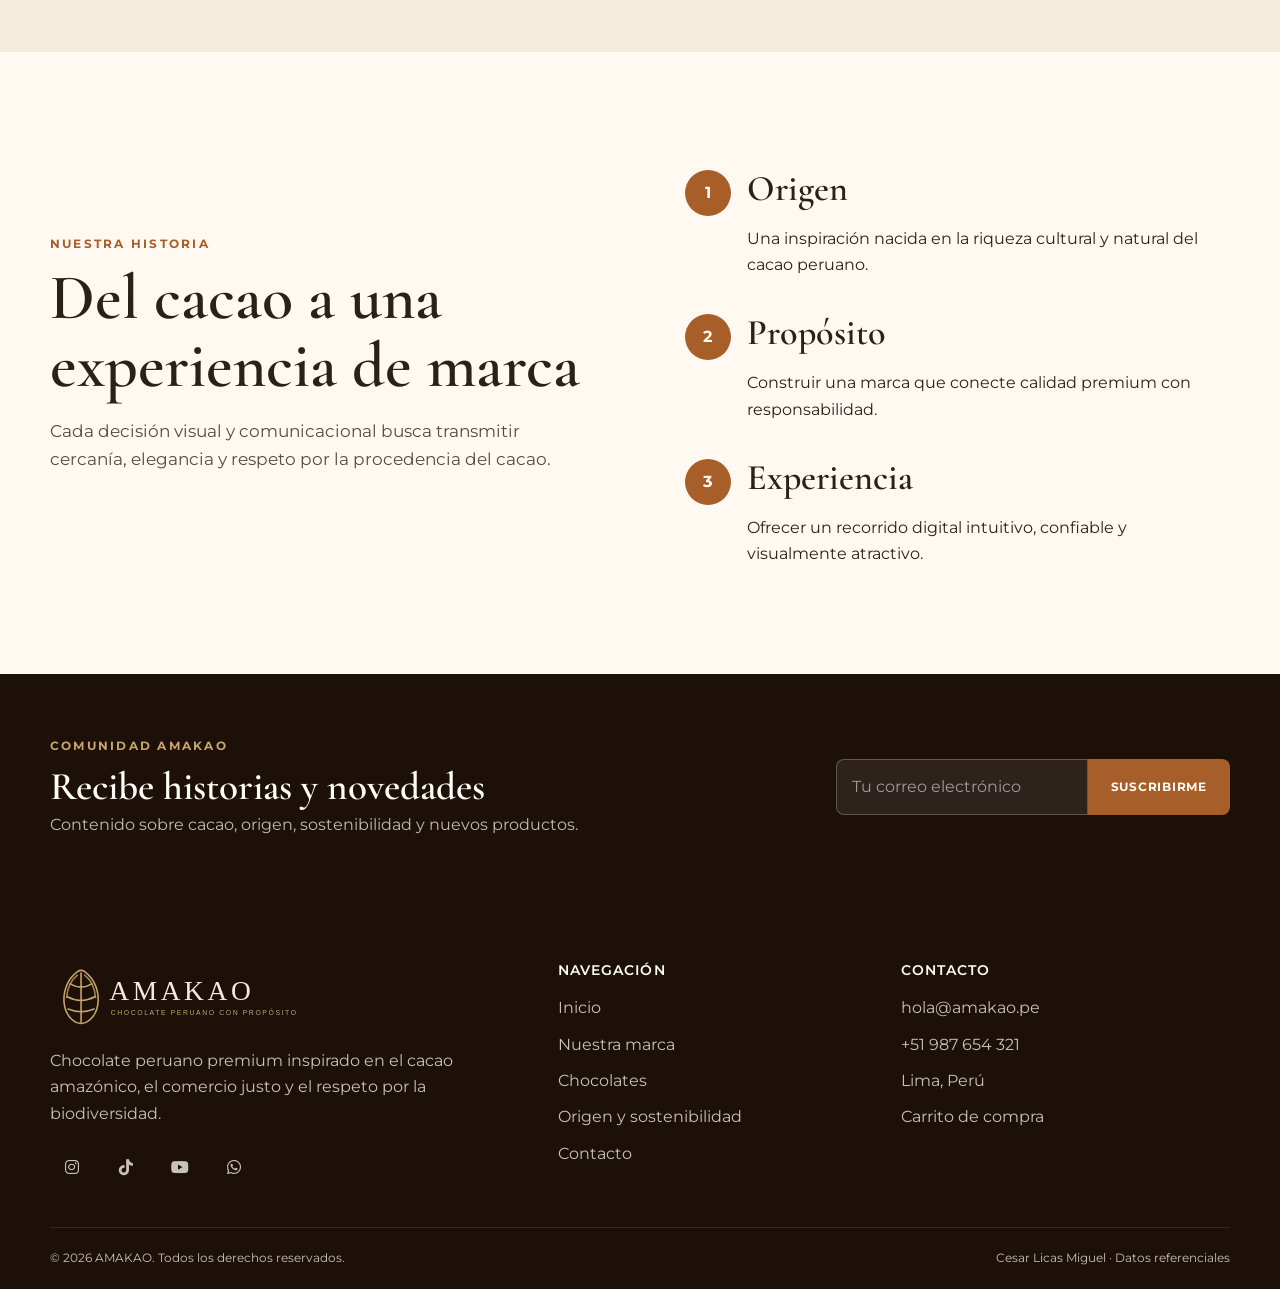
<file: nuestra-marca.html>
<!doctype html>
<html lang="es">
<head>
  <meta charset="utf-8">
  <meta name="viewport" content="width=device-width, initial-scale=1">
  <title>Nuestra marca | AMAKAO</title>
  <meta name="description" content="Conoce la historia, el propósito y los valores de AMAKAO.">
  <link rel="icon" href="assets/favicon.svg" type="image/svg+xml">
  <link rel="stylesheet" href="https://cdnjs.cloudflare.com/ajax/libs/font-awesome/6.7.2/css/all.min.css">
  <link rel="stylesheet" href="css/styles.css">
</head>
<body>
<header class="site-header">
  <div class="container header-inner">
    <a class="brand" href="index.html" aria-label="AMAKAO, ir al inicio"><img src="assets/logo.svg" alt="AMAKAO, chocolate peruano con propósito"></a>
    <nav class="desktop-nav" aria-label="Navegación principal"><a href="index.html" class="">Inicio</a><a href="nuestra-marca.html" class="active">Nuestra marca</a><a href="chocolates.html" class="">Chocolates</a><a href="origen-sostenibilidad.html" class="">Origen y sostenibilidad</a><a href="contacto.html" class="">Contacto</a></nav>
    <div class="header-actions">
      <a class="icon-button cart-link" href="carrito.html" aria-label="Ver carrito"><i class="fa-solid fa-bag-shopping"></i><span class="cart-count">0</span></a>
      <button class="icon-button menu-toggle" type="button" aria-label="Abrir menú" aria-expanded="false"><i class="fa-solid fa-bars"></i></button>
    </div>
  </div>
</header>
<div class="mobile-panel"><nav aria-label="Navegación móvil"><a href="index.html">Inicio</a><a href="nuestra-marca.html">Nuestra marca</a><a href="chocolates.html">Chocolates</a><a href="origen-sostenibilidad.html">Origen y sostenibilidad</a><a href="contacto.html">Contacto</a><a href="carrito.html">Carrito de compra</a></nav></div>
<main>
<section class="page-hero brand-hero"><div class="container"><p class="eyebrow" style="color:#c7a46a">Conoce AMAKAO</p><h1>Nuestra marca</h1><p class="breadcrumb">Inicio / Nuestra marca</p></div></section>
<section class="section"><div class="container two-column"><div class="brand-image" role="img" aria-label="Manos sosteniendo granos de cacao"></div><div><p class="eyebrow">Quiénes somos</p><h2>Una marca peruana con una mirada contemporánea</h2><p class="lead">AMAKAO nace para conectar a las personas con la riqueza del cacao amazónico mediante una propuesta premium, cálida y responsable.</p><p>La marca combina identidad peruana, diseño contemporáneo y una narrativa que pone en primer plano el origen, la calidad y el impacto positivo.</p><h3>Nuestro propósito</h3><p>Poner en valor el cacao peruano y contribuir a una cadena de producción más justa, sostenible y respetuosa con la biodiversidad.</p></div></div></section>
<section class="section section-cream"><div class="container"><div class="text-center max-copy center"><p class="eyebrow">Lo que nos guía</p><h2>Nuestros valores</h2></div><div class="values-grid"><div class="value-item"><div class="value-icon"><i class="fa-regular fa-gem"></i></div><strong>Calidad</strong></div><div class="value-item"><div class="value-icon"><i class="fa-solid fa-fingerprint"></i></div><strong>Autenticidad</strong></div><div class="value-item"><div class="value-icon"><i class="fa-solid fa-leaf"></i></div><strong>Sostenibilidad</strong></div><div class="value-item"><div class="value-icon"><i class="fa-solid fa-handshake"></i></div><strong>Comercio justo</strong></div><div class="value-item"><div class="value-icon"><i class="fa-solid fa-location-dot"></i></div><strong>Respeto por el origen</strong></div><div class="value-item"><div class="value-icon"><i class="fa-regular fa-lightbulb"></i></div><strong>Innovación</strong></div></div></div></section>
<section class="section"><div class="container two-column"><div><p class="eyebrow">Nuestra historia</p><h2>Del cacao a una experiencia de marca</h2><p class="lead">Cada decisión visual y comunicacional busca transmitir cercanía, elegancia y respeto por la procedencia del cacao.</p></div><div class="timeline"><div class="timeline-item"><span class="timeline-number">1</span><div><h3>Origen</h3><p>Una inspiración nacida en la riqueza cultural y natural del cacao peruano.</p></div></div><div class="timeline-item"><span class="timeline-number">2</span><div><h3>Propósito</h3><p>Construir una marca que conecte calidad premium con responsabilidad.</p></div></div><div class="timeline-item"><span class="timeline-number">3</span><div><h3>Experiencia</h3><p>Ofrecer un recorrido digital intuitivo, confiable y visualmente atractivo.</p></div></div></div></div></section>
<section class="section-sm section-dark">
  <div class="container newsletter">
    <div><p class="eyebrow" style="color:#c7a46a">Comunidad AMAKAO</p><h2 style="font-size:2.45rem;margin-bottom:5px">Recibe historias y novedades</h2><p style="margin:0;color:rgba(255,253,248,.72)">Contenido sobre cacao, origen, sostenibilidad y nuevos productos.</p></div>
    <form class="newsletter-form" data-demo-form><input type="email" required placeholder="Tu correo electrónico" aria-label="Correo electrónico"><button class="btn btn-primary" type="submit">Suscribirme</button></form>
  </div>
</section></main>
<footer class="site-footer">
  <div class="container footer-main">
    <div><img class="footer-logo" src="assets/logo.svg" alt="AMAKAO"><p>Chocolate peruano premium inspirado en el cacao amazónico, el comercio justo y el respeto por la biodiversidad.</p><div class="social-row"><a href="#" aria-label="Instagram"><i class="fa-brands fa-instagram"></i></a><a href="#" aria-label="TikTok"><i class="fa-brands fa-tiktok"></i></a><a href="#" aria-label="YouTube"><i class="fa-brands fa-youtube"></i></a><a href="#" aria-label="WhatsApp"><i class="fa-brands fa-whatsapp"></i></a></div></div>
    <div><h3 class="footer-title">Navegación</h3><div class="footer-links"><a href="index.html">Inicio</a><a href="nuestra-marca.html">Nuestra marca</a><a href="chocolates.html">Chocolates</a><a href="origen-sostenibilidad.html">Origen y sostenibilidad</a><a href="contacto.html">Contacto</a></div></div>
    <div><h3 class="footer-title">Contacto</h3><div class="footer-links"><span>hola@amakao.pe</span><span>+51 987 654 321</span><span>Lima, Perú</span><a href="carrito.html">Carrito de compra</a></div></div>
  </div>
  <div class="container footer-bottom"><span>© 2026 AMAKAO. Todos los derechos reservados.</span><span>Cesar Licas Miguel  · Datos referenciales</span></div>
</footer>
<script src="js/main.js"></script>
</body>
</html>
</file>
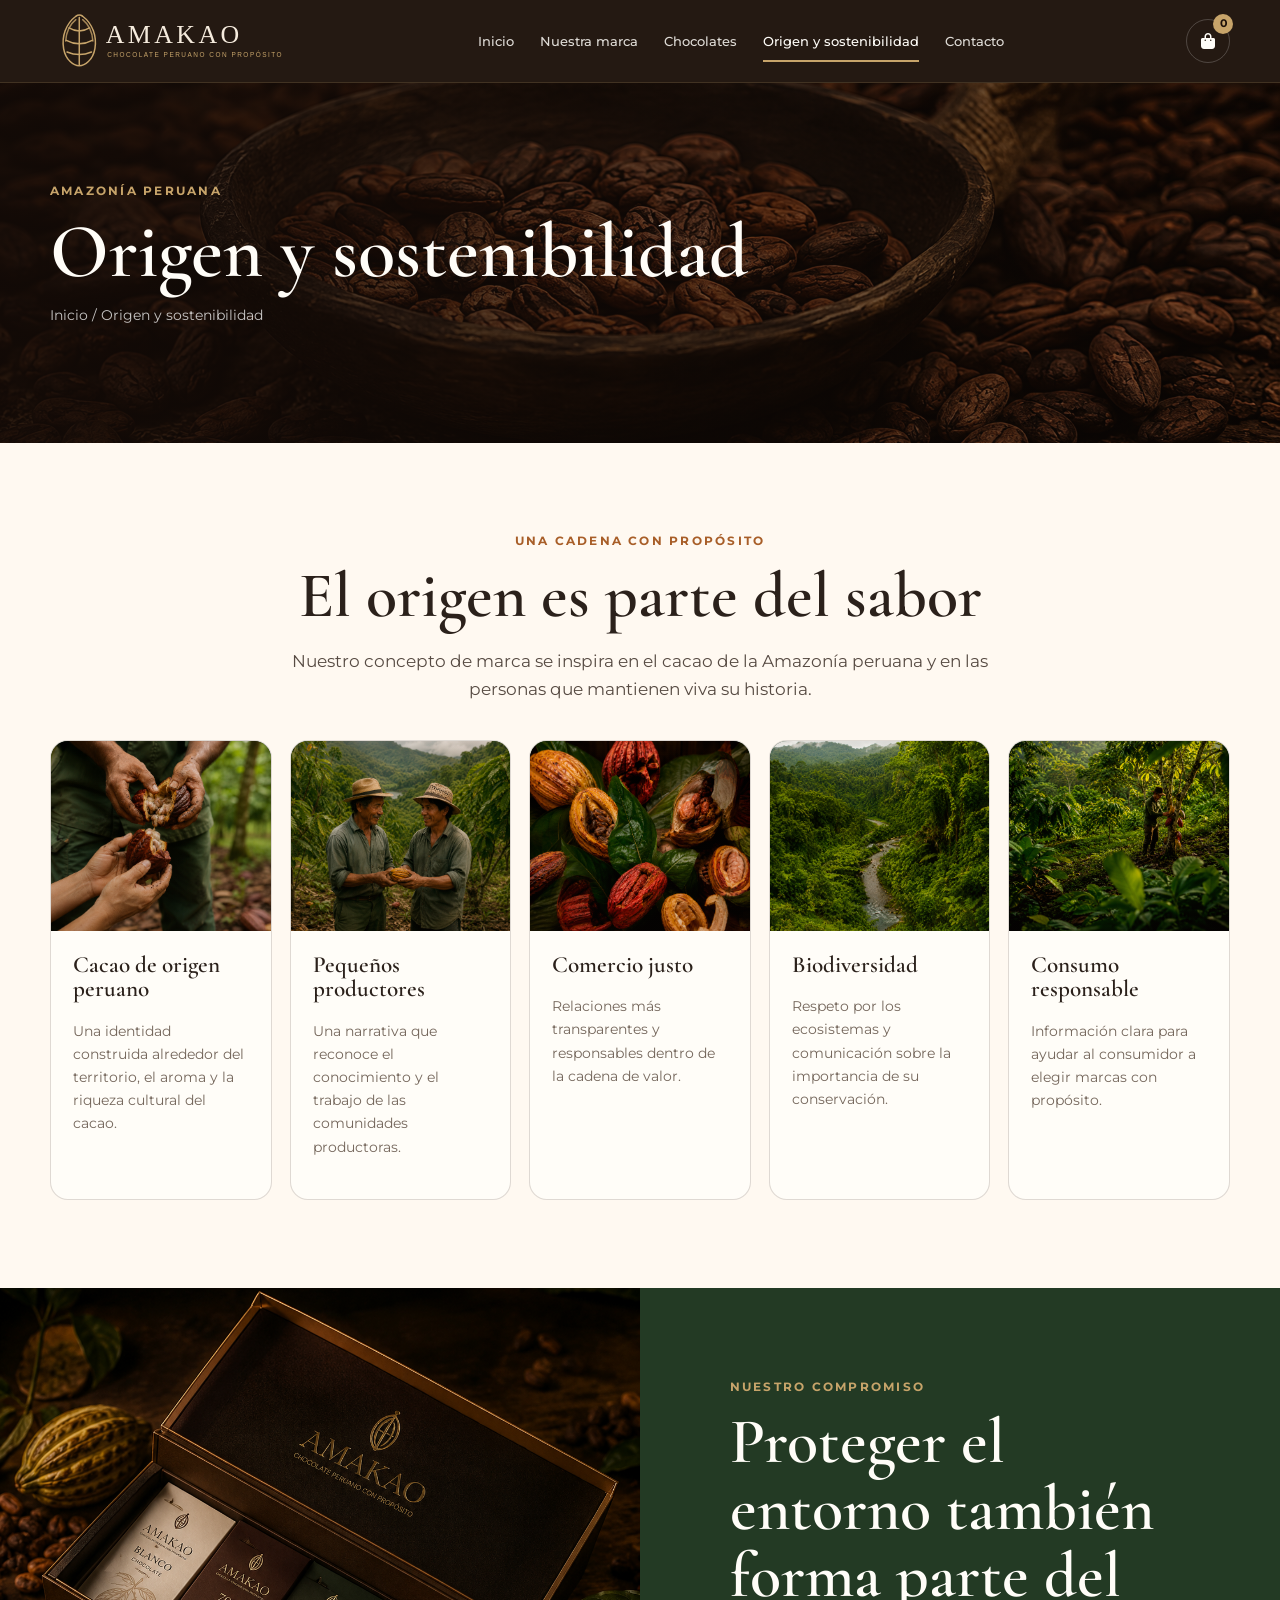
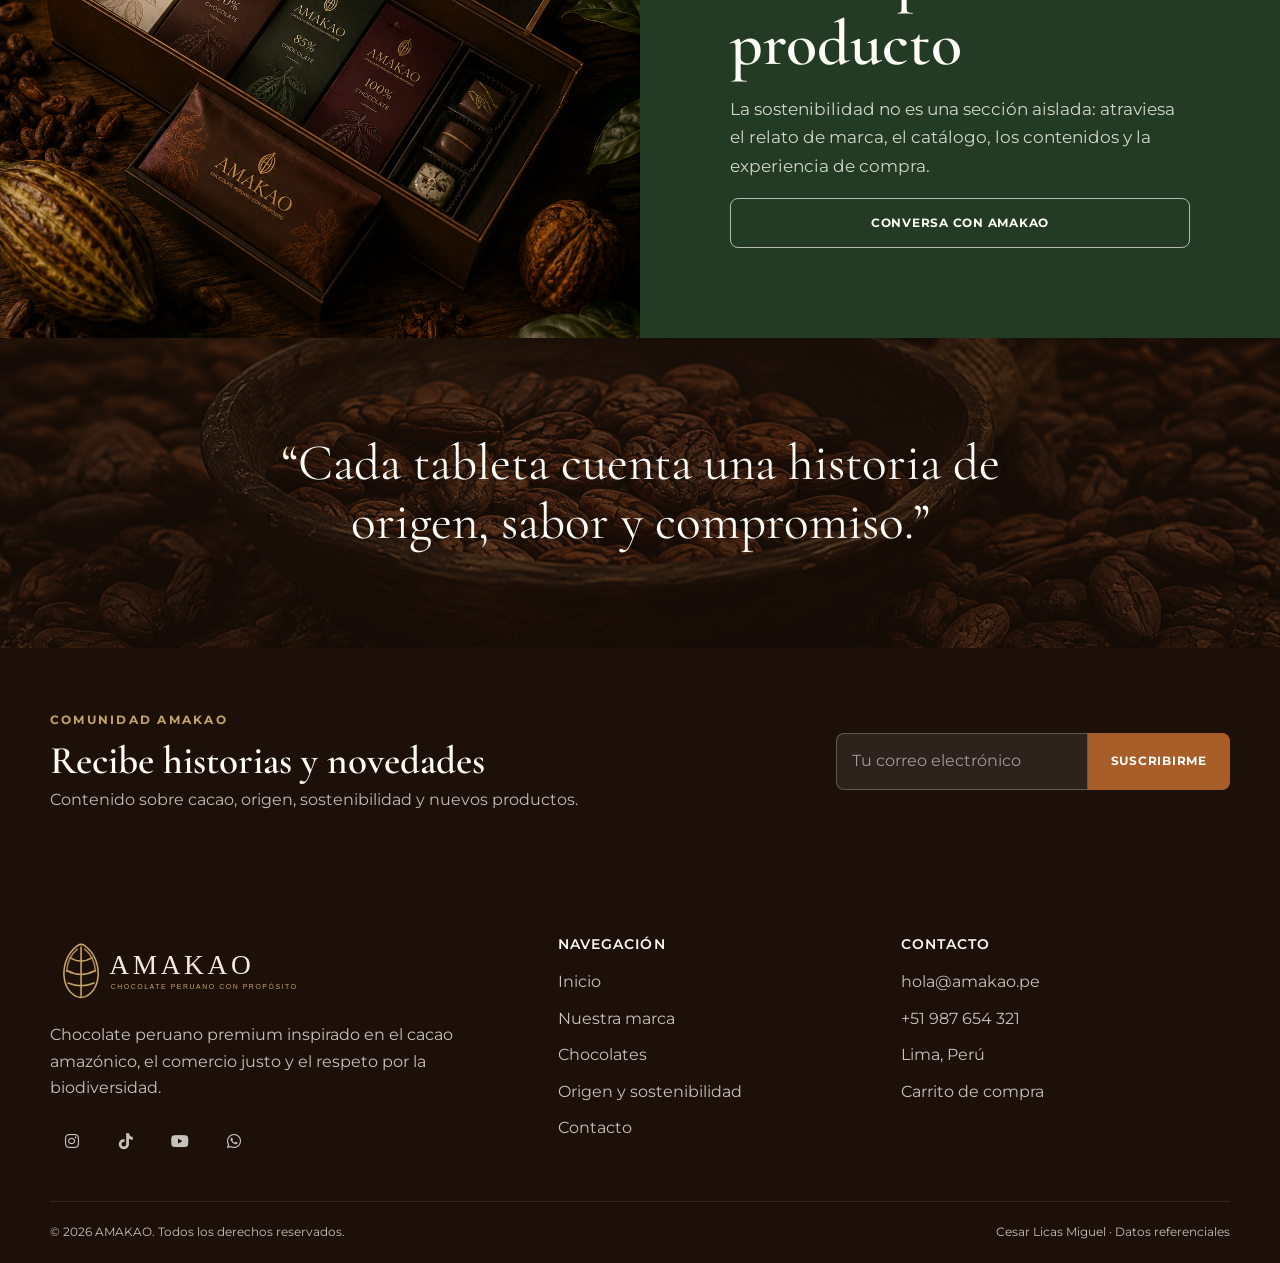
<file: origen-sostenibilidad.html>
<!doctype html>
<html lang="es">
<head>
  <meta charset="utf-8">
  <meta name="viewport" content="width=device-width, initial-scale=1">
  <title>Origen y sostenibilidad | AMAKAO</title>
  <meta name="description" content="Descubre el origen amazónico, la sostenibilidad y la propuesta de comercio justo de AMAKAO.">
  <link rel="icon" href="assets/favicon.svg" type="image/svg+xml">
  <link rel="stylesheet" href="https://cdnjs.cloudflare.com/ajax/libs/font-awesome/6.7.2/css/all.min.css">
  <link rel="stylesheet" href="css/styles.css">
</head>
<body>
<header class="site-header">
  <div class="container header-inner">
    <a class="brand" href="index.html" aria-label="AMAKAO, ir al inicio"><img src="assets/logo.svg" alt="AMAKAO, chocolate peruano con propósito"></a>
    <nav class="desktop-nav" aria-label="Navegación principal"><a href="index.html" class="">Inicio</a><a href="nuestra-marca.html" class="">Nuestra marca</a><a href="chocolates.html" class="">Chocolates</a><a href="origen-sostenibilidad.html" class="active">Origen y sostenibilidad</a><a href="contacto.html" class="">Contacto</a></nav>
    <div class="header-actions">
      <a class="icon-button cart-link" href="carrito.html" aria-label="Ver carrito"><i class="fa-solid fa-bag-shopping"></i><span class="cart-count">0</span></a>
      <button class="icon-button menu-toggle" type="button" aria-label="Abrir menú" aria-expanded="false"><i class="fa-solid fa-bars"></i></button>
    </div>
  </div>
</header>
<div class="mobile-panel"><nav aria-label="Navegación móvil"><a href="index.html">Inicio</a><a href="nuestra-marca.html">Nuestra marca</a><a href="chocolates.html">Chocolates</a><a href="origen-sostenibilidad.html">Origen y sostenibilidad</a><a href="contacto.html">Contacto</a><a href="carrito.html">Carrito de compra</a></nav></div>
<main>
<section class="page-hero origin-hero"><div class="container"><p class="eyebrow" style="color:#c7a46a">Amazonía peruana</p><h1>Origen y sostenibilidad</h1><p class="breadcrumb">Inicio / Origen y sostenibilidad</p></div></section>
<section class="section"><div class="container"><div class="max-copy center text-center"><p class="eyebrow">Una cadena con propósito</p><h2>El origen es parte del sabor</h2><p class="lead">Nuestro concepto de marca se inspira en el cacao de la Amazonía peruana y en las personas que mantienen viva su historia.</p></div><div class="sustain-grid">
  <article class="sustain-card">
    <div class="sustain-media">
      <img src="image/image1.png" alt="Mazorca de cacao peruano abierta durante la cosecha">
    </div>
    <div class="sustain-body">
      <h3>Cacao de origen peruano</h3>
      <p>Una identidad construida alrededor del territorio, el aroma y la riqueza cultural del cacao.</p>
    </div>
  </article>

  <article class="sustain-card">
    <div class="sustain-media">
      <img src="image/image2.png" alt="Manos de productores trabajando con cacao">
    </div>
    <div class="sustain-body">
      <h3>Pequeños productores</h3>
      <p>Una narrativa que reconoce el conocimiento y el trabajo de las comunidades productoras.</p>
    </div>
  </article>

  <article class="sustain-card">
    <div class="sustain-media">
      <img src="image/image3.png" alt="Trabajo colaborativo durante la cosecha del cacao">
    </div>
    <div class="sustain-body">
      <h3>Comercio justo</h3>
      <p>Relaciones más transparentes y responsables dentro de la cadena de valor.</p>
    </div>
  </article>

  <article class="sustain-card">
    <div class="sustain-media">
      <img src="image/image4.png" alt="Entorno natural de cultivo de cacao">
    </div>
    <div class="sustain-body">
      <h3>Biodiversidad</h3>
      <p>Respeto por los ecosistemas y comunicación sobre la importancia de su conservación.</p>
    </div>
  </article>

  <article class="sustain-card">
    <div class="sustain-media">
      <img src="image/image5.png" alt="Mazorca de cacao recolectada de forma responsable">
    </div>
    <div class="sustain-body">
      <h3>Consumo responsable</h3>
      <p>Información clara para ayudar al consumidor a elegir marcas con propósito.</p>
    </div>
  </article>
</div></div></section>
<section class="split section-forest"><div class="split-image amazon-image" role="img" aria-label="Paisaje de la Amazonía peruana"></div><div class="split-content"><p class="eyebrow" style="color:#c7a46a">Nuestro compromiso</p><h2>Proteger el entorno también forma parte del producto</h2><p class="lead">La sostenibilidad no es una sección aislada: atraviesa el relato de marca, el catálogo, los contenidos y la experiencia de compra.</p><a class="btn btn-outline-light" href="contacto.html">Conversa con AMAKAO</a></div></section>
<section class="quote-banner"><blockquote>“Cada tableta cuenta una historia de origen, sabor y compromiso.”</blockquote></section>
<section class="section-sm section-dark">
  <div class="container newsletter">
    <div><p class="eyebrow" style="color:#c7a46a">Comunidad AMAKAO</p><h2 style="font-size:2.45rem;margin-bottom:5px">Recibe historias y novedades</h2><p style="margin:0;color:rgba(255,253,248,.72)">Contenido sobre cacao, origen, sostenibilidad y nuevos productos.</p></div>
    <form class="newsletter-form" data-demo-form><input type="email" required placeholder="Tu correo electrónico" aria-label="Correo electrónico"><button class="btn btn-primary" type="submit">Suscribirme</button></form>
  </div>
</section></main>
<footer class="site-footer">
  <div class="container footer-main">
    <div><img class="footer-logo" src="assets/logo.svg" alt="AMAKAO"><p>Chocolate peruano premium inspirado en el cacao amazónico, el comercio justo y el respeto por la biodiversidad.</p><div class="social-row"><a href="#" aria-label="Instagram"><i class="fa-brands fa-instagram"></i></a><a href="#" aria-label="TikTok"><i class="fa-brands fa-tiktok"></i></a><a href="#" aria-label="YouTube"><i class="fa-brands fa-youtube"></i></a><a href="#" aria-label="WhatsApp"><i class="fa-brands fa-whatsapp"></i></a></div></div>
    <div><h3 class="footer-title">Navegación</h3><div class="footer-links"><a href="index.html">Inicio</a><a href="nuestra-marca.html">Nuestra marca</a><a href="chocolates.html">Chocolates</a><a href="origen-sostenibilidad.html">Origen y sostenibilidad</a><a href="contacto.html">Contacto</a></div></div>
    <div><h3 class="footer-title">Contacto</h3><div class="footer-links"><span>hola@amakao.pe</span><span>+51 987 654 321</span><span>Lima, Perú</span><a href="carrito.html">Carrito de compra</a></div></div>
  </div>
  <div class="container footer-bottom"><span>© 2026 AMAKAO. Todos los derechos reservados.</span><span>Cesar Licas Miguel · Datos referenciales</span></div>
</footer>
<script src="js/main.js"></script>
</body>
</html>
</file>
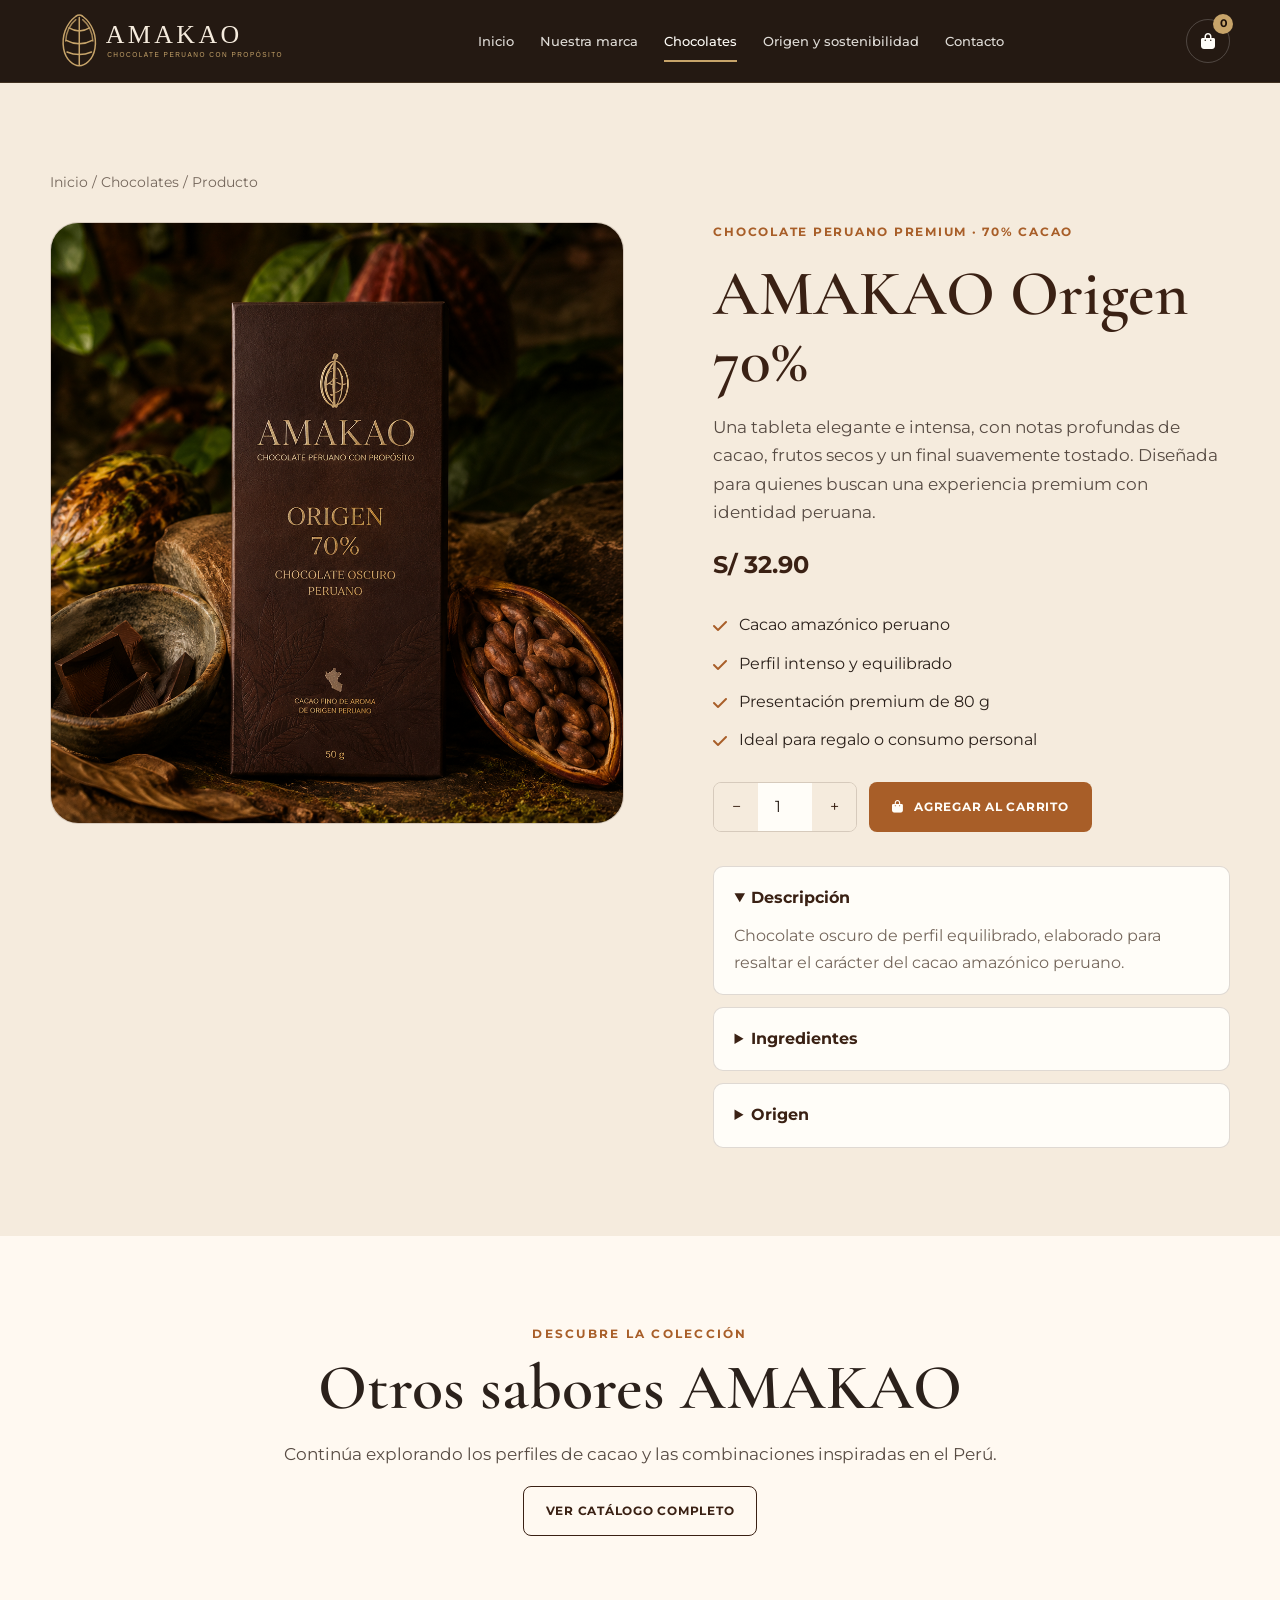
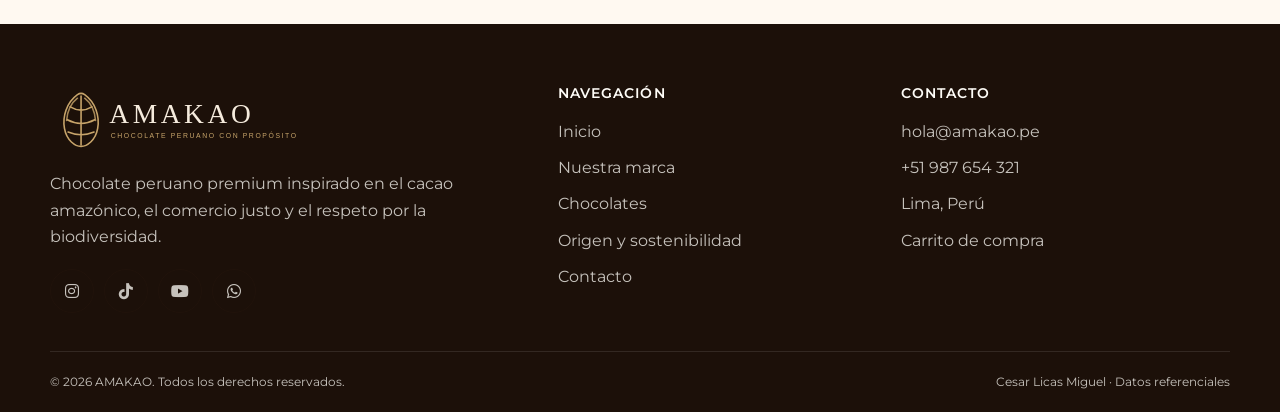
<file: producto.html>
<!doctype html>
<html lang="es">
<head>
  <meta charset="utf-8">
  <meta name="viewport" content="width=device-width, initial-scale=1">
  <title>Descripción del producto | AMAKAO</title>
  <meta name="description" content="Descripción detallada de un chocolate AMAKAO.">
  <link rel="icon" href="assets/favicon.svg" type="image/svg+xml">
  <link rel="stylesheet" href="https://cdnjs.cloudflare.com/ajax/libs/font-awesome/6.7.2/css/all.min.css">
  <link rel="stylesheet" href="css/styles.css">
</head>
<body>
<header class="site-header">
  <div class="container header-inner">
    <a class="brand" href="index.html" aria-label="AMAKAO, ir al inicio"><img src="assets/logo.svg" alt="AMAKAO, chocolate peruano con propósito"></a>
    <nav class="desktop-nav" aria-label="Navegación principal"><a href="index.html" class="">Inicio</a><a href="nuestra-marca.html" class="">Nuestra marca</a><a href="chocolates.html" class="active">Chocolates</a><a href="origen-sostenibilidad.html" class="">Origen y sostenibilidad</a><a href="contacto.html" class="">Contacto</a></nav>
    <div class="header-actions">
      <a class="icon-button cart-link" href="carrito.html" aria-label="Ver carrito"><i class="fa-solid fa-bag-shopping"></i><span class="cart-count">0</span></a>
      <button class="icon-button menu-toggle" type="button" aria-label="Abrir menú" aria-expanded="false"><i class="fa-solid fa-bars"></i></button>
    </div>
  </div>
</header>
<div class="mobile-panel"><nav aria-label="Navegación móvil"><a href="index.html">Inicio</a><a href="nuestra-marca.html">Nuestra marca</a><a href="chocolates.html">Chocolates</a><a href="origen-sostenibilidad.html">Origen y sostenibilidad</a><a href="contacto.html">Contacto</a><a href="carrito.html">Carrito de compra</a></nav></div>
<main>
<section class="section section-cream"><div class="container"><p class="breadcrumb" style="color:#75675c;margin-bottom:28px"><a href="index.html">Inicio</a> / <a href="chocolates.html">Chocolates</a> / Producto</p><div id="productDetailRoot" class="product-detail"></div></div></section>
<section class="section"><div class="container text-center max-copy center"><p class="eyebrow">Descubre la colección</p><h2>Otros sabores AMAKAO</h2><p class="lead">Continúa explorando los perfiles de cacao y las combinaciones inspiradas en el Perú.</p><a class="btn btn-outline-dark" href="chocolates.html">Ver catálogo completo</a></div></section>
</main>
<footer class="site-footer">
  <div class="container footer-main">
    <div><img class="footer-logo" src="assets/logo.svg" alt="AMAKAO"><p>Chocolate peruano premium inspirado en el cacao amazónico, el comercio justo y el respeto por la biodiversidad.</p><div class="social-row"><a href="#" aria-label="Instagram"><i class="fa-brands fa-instagram"></i></a><a href="#" aria-label="TikTok"><i class="fa-brands fa-tiktok"></i></a><a href="#" aria-label="YouTube"><i class="fa-brands fa-youtube"></i></a><a href="#" aria-label="WhatsApp"><i class="fa-brands fa-whatsapp"></i></a></div></div>
    <div><h3 class="footer-title">Navegación</h3><div class="footer-links"><a href="index.html">Inicio</a><a href="nuestra-marca.html">Nuestra marca</a><a href="chocolates.html">Chocolates</a><a href="origen-sostenibilidad.html">Origen y sostenibilidad</a><a href="contacto.html">Contacto</a></div></div>
    <div><h3 class="footer-title">Contacto</h3><div class="footer-links"><span>hola@amakao.pe</span><span>+51 987 654 321</span><span>Lima, Perú</span><a href="carrito.html">Carrito de compra</a></div></div>
  </div>
  <div class="container footer-bottom"><span>© 2026 AMAKAO. Todos los derechos reservados.</span><span>Cesar Licas Miguel · Datos referenciales</span></div>
</footer>
<script src="js/main.js"></script>
</body>
</html>
</file>
<file: css/styles.css>
@import url('https://fonts.googleapis.com/css2?family=Cormorant+Garamond:wght@500;600;700&family=Montserrat:wght@400;500;600;700&display=swap');

:root {
  --chocolate-950: #1c1009;
  --chocolate-900: #2a170d;
  --chocolate-800: #3a2114;
  --copper: #a85e28;
  --copper-dark: #81451c;
  --gold: #c7a46a;
  --forest: #233a24;
  --forest-soft: #365337;
  --cream: #f5ebdd;
  --ivory: #fff9f1;
  --white: #fffdf8;
  --ink: #2b211b;
  --muted: #75675c;
  --line: rgba(58, 33, 20, 0.16);
  --shadow: 0 18px 50px rgba(28, 16, 9, 0.12);
  --radius-sm: 10px;
  --radius: 18px;
  --radius-lg: 28px;
  --container: 1180px;
}

* { box-sizing: border-box; }
html { scroll-behavior: smooth; }
body {
  margin: 0;
  color: var(--ink);
  background: var(--ivory);
  font-family: 'Montserrat', Arial, sans-serif;
  line-height: 1.65;
  -webkit-font-smoothing: antialiased;
}
body.menu-open { overflow: hidden; }
img { display: block; width: 100%; }
a { color: inherit; text-decoration: none; }
button, input, select, textarea { font: inherit; }
button { cursor: pointer; }
.container { width: min(calc(100% - 40px), var(--container)); margin-inline: auto; }
.section { padding: 88px 0; }
.section-sm { padding: 62px 0; }
.section-dark { color: var(--white); background: var(--chocolate-950); }
.section-forest { color: var(--white); background: var(--forest); }
.section-cream { background: var(--cream); }
.eyebrow {
  margin: 0 0 10px;
  color: var(--copper);
  font-size: .78rem;
  font-weight: 700;
  letter-spacing: .18em;
  text-transform: uppercase;
}
.section-title,
h1, h2, h3, h4 {
  margin: 0 0 18px;
  font-family: 'Cormorant Garamond', Georgia, serif;
  font-weight: 600;
  line-height: 1.05;
}
h1 { font-size: clamp(3.2rem, 7vw, 5.6rem); }
h2, .section-title { font-size: clamp(2.5rem, 5vw, 4rem); }
h3 { font-size: clamp(1.7rem, 3vw, 2.25rem); }
h4 { font-size: 1.45rem; }
p { margin: 0 0 18px; }
.lead { font-size: 1.08rem; color: #574b43; }
.section-dark .lead, .section-forest .lead { color: rgba(255,253,248,.8); }
.text-center { text-align: center; }
.max-copy { max-width: 720px; }
.max-copy.center { margin-inline: auto; }

/* Header */
.site-header {
  position: sticky;
  top: 0;
  z-index: 1000;
  background: rgba(28, 16, 9, .96);
  border-bottom: 1px solid rgba(199, 164, 106, .18);
  backdrop-filter: blur(12px);
}
.header-inner {
  min-height: 82px;
  display: flex;
  align-items: center;
  justify-content: space-between;
  gap: 24px;
}
.brand { display: inline-flex; align-items: center; flex-shrink: 0; }
.brand img { width: 245px; max-width: 48vw; height: auto; }
.desktop-nav { display: flex; align-items: center; gap: 26px; }
.desktop-nav a {
  position: relative;
  color: rgba(255,253,248,.86);
  font-size: .84rem;
  font-weight: 500;
  white-space: nowrap;
}
.desktop-nav a::after {
  content: '';
  position: absolute;
  left: 0;
  right: 100%;
  bottom: -10px;
  height: 2px;
  background: var(--gold);
  transition: right .25s ease;
}
.desktop-nav a:hover::after,
.desktop-nav a.active::after { right: 0; }
.desktop-nav a:hover,
.desktop-nav a.active { color: var(--white); }
.header-actions { display: flex; align-items: center; gap: 12px; }
.icon-button {
  width: 44px;
  height: 44px;
  display: inline-grid;
  place-items: center;
  color: var(--white);
  border: 1px solid rgba(255,255,255,.2);
  border-radius: 50%;
  background: transparent;
  transition: .2s ease;
}
.icon-button:hover { color: var(--gold); border-color: var(--gold); transform: translateY(-2px); }
.cart-link { position: relative; }
.cart-count {
  position: absolute;
  top: -6px;
  right: -4px;
  min-width: 20px;
  height: 20px;
  padding: 0 5px;
  display: grid;
  place-items: center;
  color: var(--chocolate-950);
  background: var(--gold);
  border-radius: 999px;
  font-size: .68rem;
  font-weight: 700;
}
.menu-toggle { display: none; }
.mobile-panel {
  position: fixed;
  inset: 82px 0 0;
  z-index: 999;
  display: none;
  background: rgba(28,16,9,.99);
  padding: 36px 20px;
}
.mobile-panel.open { display: block; }
.mobile-panel nav { display: grid; gap: 8px; }
.mobile-panel a {
  padding: 15px 4px;
  color: var(--white);
  border-bottom: 1px solid rgba(255,255,255,.1);
  font-family: 'Cormorant Garamond', Georgia, serif;
  font-size: 1.65rem;
}

/* Buttons */
.btn {
  display: inline-flex;
  align-items: center;
  justify-content: center;
  gap: 10px;
  min-height: 50px;
  padding: 13px 22px;
  border: 1px solid transparent;
  border-radius: 8px;
  font-size: .78rem;
  font-weight: 700;
  letter-spacing: .06em;
  text-transform: uppercase;
  transition: transform .2s ease, background .2s ease, border-color .2s ease, color .2s ease;
}
.btn:hover { transform: translateY(-2px); }
.btn-primary { color: var(--white); background: var(--copper); }
.btn-primary:hover { background: var(--copper-dark); }
.btn-outline-light { color: var(--white); border-color: rgba(255,255,255,.65); background: transparent; }
.btn-outline-light:hover { color: var(--chocolate-950); background: var(--white); border-color: var(--white); }
.btn-outline-dark { color: var(--chocolate-800); border-color: var(--chocolate-800); background: transparent; }
.btn-outline-dark:hover { color: var(--white); background: var(--chocolate-800); }
.btn-forest { color: var(--white); background: var(--forest); }
.btn-forest:hover { background: var(--forest-soft); }
.btn-block { width: 100%; }
.button-row { display: flex; flex-wrap: wrap; gap: 12px; }

/* Hero */
.hero {
  min-height: min(790px, calc(100vh - 82px));
  display: grid;
  align-items: center;
  color: var(--white);
  background:
    linear-gradient(90deg, rgba(11,7,4,.92) 0%, rgba(11,7,4,.68) 42%, rgba(11,7,4,.10) 74%),
    url('../image/image9.png') center/cover no-repeat;
}
.hero-content { max-width: 650px; padding: 90px 0; }
.hero h1 { max-width: 620px; }
.hero .lead { max-width: 610px; color: rgba(255,253,248,.84); }
.hero .button-row { margin-top: 30px; }

/* Inner hero */
.page-hero {
  min-height: 360px;
  display: grid;
  align-items: center;
  color: var(--white);
  background-position: center;
  background-size: cover;
  position: relative;
  overflow: hidden;
}
.page-hero::before {
  content: '';
  position: absolute;
  inset: 0;
  background: linear-gradient(90deg, rgba(20,11,7,.88), rgba(20,11,7,.38));
}
.page-hero .container { position: relative; z-index: 1; }
.page-hero h1 { font-size: clamp(3rem, 6vw, 5rem); margin-bottom: 12px; }
.breadcrumb { color: rgba(255,255,255,.76); font-size: .86rem; }

/* Cards and grids */
.features-grid { display: grid; grid-template-columns: repeat(3, 1fr); gap: 1px; background: var(--line); }
.feature {
  min-height: 235px;
  padding: 42px 34px;
  text-align: center;
  background: var(--ivory);
}
.feature-icon,
.value-icon,
.info-icon {
  width: 66px;
  height: 66px;
  margin: 0 auto 18px;
  display: grid;
  place-items: center;
  color: var(--copper);
  border: 1px solid rgba(168,94,40,.35);
  border-radius: 50%;
  font-size: 1.5rem;
}
.feature h3 { font-family: 'Montserrat', Arial, sans-serif; font-size: .9rem; letter-spacing: .07em; text-transform: uppercase; }
.product-grid { display: grid; grid-template-columns: repeat(4, 1fr); gap: 22px; }
.product-card {
  display: flex;
  flex-direction: column;
  overflow: hidden;
  background: var(--white);
  border: 1px solid var(--line);
  border-radius: var(--radius);
  box-shadow: 0 10px 28px rgba(28,16,9,.05);
  transition: transform .25s ease, box-shadow .25s ease;
}
.product-card:hover { transform: translateY(-7px); box-shadow: var(--shadow); }
.product-card-media { position: relative; aspect-ratio: 4/4.25; overflow: hidden; background: var(--cream); }
.product-card-media img { height: 100%; object-fit: cover; transition: transform .4s ease; }
.product-card:hover .product-card-media img { transform: scale(1.035); }
.product-badge {
  position: absolute;
  top: 14px;
  left: 14px;
  padding: 7px 10px;
  color: var(--white);
  background: var(--forest);
  border-radius: 999px;
  font-size: .68rem;
  font-weight: 700;
  letter-spacing: .06em;
  text-transform: uppercase;
}
.product-card-body { padding: 24px; display: flex; flex: 1; flex-direction: column; }
.product-card h3 { margin-bottom: 8px; font-size: 1.65rem; }
.product-card p { color: var(--muted); font-size: .9rem; }
.product-meta { display: flex; justify-content: space-between; gap: 12px; margin-top: auto; padding-top: 14px; align-items: center; }
.price { color: var(--chocolate-800); font-weight: 700; }
.card-actions { display: grid; grid-template-columns: 1fr auto; gap: 8px; margin-top: 16px; }
.card-actions .btn { padding-inline: 14px; }
.quick-add {
  width: 50px;
  min-height: 50px;
  display: grid;
  place-items: center;
  color: var(--white);
  background: var(--forest);
  border: 0;
  border-radius: 8px;
  transition: .2s ease;
}
.quick-add:hover { background: var(--forest-soft); transform: translateY(-2px); }

/* Split sections */
.split { display: grid; grid-template-columns: 1fr 1fr; min-height: 540px; }
.split-content { padding: clamp(44px, 7vw, 90px); display: flex; flex-direction: column; justify-content: center; }
.split-image { min-height: 420px; background-position: center; background-size: cover; }
.story-image { background-image: url('../image/image10.png'); }
.brand-image { background: url('../image/image7.png') center/cover no-repeat; border-radius: var(--radius-lg); min-height: 540px; }
.amazon-image { background: url('../image/image7.png') center/cover no-repeat; }
.contact-hero { background-image: url('../image/image9.png'); }
.brand-hero { background-image: url('../image/image7.png'); }
.products-hero { background-image: linear-gradient(rgba(20,11,7,.25),rgba(20,11,7,.25)), url('../image/image3.png'); background-position: center 42%; }
.origin-hero { background-image: url('../image/image6.png'); }

/* Values */
.values-grid { display: grid; grid-template-columns: repeat(6, 1fr); gap: 18px; margin-top: 38px; }
.value-item { padding: 24px 12px; text-align: center; }
.value-item .value-icon { width: 56px; height: 56px; font-size: 1.2rem; }
.value-item strong { display: block; font-size: .82rem; }

/* Editorial blocks */
.two-column { display: grid; grid-template-columns: 1fr 1fr; gap: clamp(35px, 7vw, 90px); align-items: center; }
.content-card { padding: 32px; background: var(--white); border: 1px solid var(--line); border-radius: var(--radius); box-shadow: var(--shadow); }
.timeline { display: grid; gap: 18px; margin-top: 30px; }
.timeline-item { display: grid; grid-template-columns: 46px 1fr; gap: 16px; align-items: start; }
.timeline-number { width: 46px; height: 46px; display: grid; place-items: center; color: var(--white); background: var(--copper); border-radius: 50%; font-weight: 700; }

/* Sustainability */
.sustain-grid { display: grid; grid-template-columns: repeat(5, 1fr); gap: 18px; margin-top: 36px; }
.sustain-card {
  overflow: hidden;
  display: flex;
  flex-direction: column;
  background: var(--white);
  border-radius: var(--radius);
  border: 1px solid var(--line);
  transition: transform .25s ease, box-shadow .25s ease;
}
.sustain-card:hover {
  transform: translateY(-6px);
  box-shadow: var(--shadow);
}
.sustain-media {
  height: 190px;
  position: relative;
  overflow: hidden;
  background: var(--forest);
}
.sustain-media img {
  width: 100%;
  height: 100%;
  object-fit: cover;
  transition: transform .45s ease;
}
.sustain-media::after {
  content: '';
  position: absolute;
  inset: 0;
  pointer-events: none;
  background: linear-gradient(to bottom, rgba(28,16,9,.02), rgba(28,16,9,.16));
}
.sustain-card:hover .sustain-media img { transform: scale(1.055); }

/* Ajusta el enfoque de la misma fotografía en cada tarjeta */
.sustain-card:nth-child(1) .sustain-media img { object-position: 52% 38%; }
.sustain-card:nth-child(2) .sustain-media img { object-position: 30% 18%; }
.sustain-card:nth-child(3) .sustain-media img { object-position: 46% 55%; }
.sustain-card:nth-child(4) .sustain-media img { object-position: 88% 42%; }
.sustain-card:nth-child(5) .sustain-media img { object-position: 88% 88%; }

.sustain-body { padding: 22px; }
.sustain-body h3 { font-size: 1.45rem; }
.sustain-body p { color: var(--muted); font-size: .88rem; }
.quote-banner {
  min-height: 310px;
  display: grid;
  place-items: center;
  padding: 40px;
  text-align: center;
  color: var(--white);
  background: linear-gradient(rgba(28,16,9,.68),rgba(28,16,9,.68)), url('../image/image6.png') center/cover no-repeat;
}
.quote-banner blockquote { max-width: 850px; margin: 0; font-family: 'Cormorant Garamond', Georgia, serif; font-size: clamp(2rem, 4vw, 3.5rem); line-height: 1.15; }

/* Forms */
.contact-grid { display: grid; grid-template-columns: 1.2fr .8fr; gap: 58px; align-items: start; }
.form-grid { display: grid; grid-template-columns: 1fr 1fr; gap: 16px; }
.form-group { display: grid; gap: 8px; }
.form-group.full { grid-column: 1 / -1; }
label { font-size: .82rem; font-weight: 600; color: var(--chocolate-800); }
input, select, textarea {
  width: 100%;
  border: 1px solid rgba(58,33,20,.2);
  border-radius: 8px;
  background: var(--white);
  color: var(--ink);
  padding: 14px 15px;
  outline: none;
  transition: border .2s ease, box-shadow .2s ease;
}
input:focus, select:focus, textarea:focus { border-color: var(--copper); box-shadow: 0 0 0 4px rgba(168,94,40,.11); }
textarea { min-height: 150px; resize: vertical; }
.contact-info { display: grid; gap: 20px; }
.contact-item { display: grid; grid-template-columns: 48px 1fr; gap: 14px; align-items: center; }
.contact-item .info-icon { width: 48px; height: 48px; margin: 0; font-size: 1rem; }
.social-row { display: flex; flex-wrap: wrap; gap: 10px; margin-top: 16px; }
.social-row a { width: 44px; height: 44px; display: grid; place-items: center; border: 1px solid var(--line); border-radius: 50%; transition: .2s ease; }
.social-row a:hover { color: var(--white); background: var(--copper); border-color: var(--copper); transform: translateY(-2px); }
.form-message { margin-top: 14px; padding: 12px 14px; border-radius: 8px; display: none; }
.form-message.success { display: block; color: #204f2d; background: #e5f4e8; }

/* Catalog filters */
.catalog-toolbar { display: flex; justify-content: space-between; gap: 20px; align-items: center; margin-bottom: 34px; }
.filter-group { display: flex; flex-wrap: wrap; gap: 8px; }
.filter-button { padding: 10px 16px; border: 1px solid var(--line); background: var(--white); border-radius: 999px; font-size: .8rem; font-weight: 600; }
.filter-button.active, .filter-button:hover { color: var(--white); background: var(--forest); border-color: var(--forest); }
.catalog-search { max-width: 320px; }

/* Product detail */
.product-detail { display: grid; grid-template-columns: minmax(0, 1fr) minmax(360px, .9fr); gap: clamp(40px, 7vw, 90px); align-items: start; }
.product-gallery { position: sticky; top: 110px; }
.product-main-image { overflow: hidden; border-radius: var(--radius-lg); background: var(--cream); border: 1px solid var(--line); }
.product-main-image img { aspect-ratio: 1 / 1.05; object-fit: cover; }
.product-detail-copy .product-kicker { color: var(--copper); font-size: .78rem; font-weight: 700; letter-spacing: .14em; text-transform: uppercase; }
.product-detail-copy h1 { color: var(--chocolate-800); font-size: clamp(3rem, 5vw, 4.8rem); }
.product-detail-price { margin: 18px 0; color: var(--chocolate-800); font-size: 1.5rem; font-weight: 700; }
.product-bullets { display: grid; gap: 12px; padding: 0; margin: 28px 0; list-style: none; }
.product-bullets li { display: flex; gap: 12px; align-items: flex-start; }
.product-bullets i { color: var(--copper); margin-top: 6px; }
.quantity-row { display: flex; gap: 12px; align-items: center; margin: 24px 0; }
.quantity-control { display: inline-flex; align-items: center; border: 1px solid var(--line); border-radius: 8px; overflow: hidden; }
.quantity-control button { width: 44px; height: 48px; border: 0; background: var(--cream); color: var(--chocolate-800); }
.quantity-control input { width: 54px; height: 48px; border: 0; border-radius: 0; text-align: center; padding: 0; }
.detail-panels { display: grid; gap: 12px; margin-top: 34px; }
.detail-panel { padding: 18px 20px; border: 1px solid var(--line); border-radius: 10px; background: var(--white); }
.detail-panel summary { cursor: pointer; font-weight: 700; color: var(--chocolate-800); }
.detail-panel p { margin: 12px 0 0; color: var(--muted); }

/* Cart */
.cart-layout { display: grid; grid-template-columns: minmax(0, 1.35fr) minmax(320px, .65fr); gap: 38px; align-items: start; }
.cart-items { display: grid; gap: 18px; }
.cart-item { display: grid; grid-template-columns: 140px 1fr auto; gap: 22px; align-items: center; padding: 18px; background: var(--white); border: 1px solid var(--line); border-radius: var(--radius); }
.cart-item img { width: 140px; aspect-ratio: 1; object-fit: cover; border-radius: 12px; background: var(--cream); }
.cart-item h3 { margin-bottom: 6px; font-size: 1.55rem; }
.cart-item p { margin-bottom: 8px; color: var(--muted); font-size: .86rem; }
.cart-item-actions { display: flex; align-items: center; gap: 12px; flex-wrap: wrap; }
.remove-button { color: #8b2e24; background: transparent; border: 0; font-size: .8rem; font-weight: 700; }
.cart-line-price { text-align: right; font-weight: 700; color: var(--chocolate-800); }
.cart-summary { position: sticky; top: 112px; padding: 28px; background: var(--cream); border: 1px solid var(--line); border-radius: var(--radius); }
.summary-row { display: flex; justify-content: space-between; gap: 18px; padding: 12px 0; border-bottom: 1px solid var(--line); }
.summary-row.total { padding-top: 20px; border: 0; font-size: 1.12rem; font-weight: 700; }
.empty-cart { padding: 70px 30px; text-align: center; background: var(--white); border: 1px dashed rgba(58,33,20,.25); border-radius: var(--radius); }
.empty-cart i { font-size: 2.5rem; color: var(--copper); margin-bottom: 18px; }

/* Newsletter */
.newsletter { display: grid; grid-template-columns: 1fr auto; gap: 24px; align-items: center; }
.newsletter-form { display: flex; min-width: min(100%, 430px); }
.newsletter-form input { border-radius: 8px 0 0 8px; border-color: rgba(255,255,255,.24); background: rgba(255,255,255,.08); color: var(--white); }
.newsletter-form input::placeholder { color: rgba(255,255,255,.55); }
.newsletter-form .btn { border-radius: 0 8px 8px 0; }

/* Footer */
.site-footer { color: rgba(255,253,248,.75); background: var(--chocolate-950); }
.footer-main { padding: 62px 0 38px; display: grid; grid-template-columns: 1.25fr .8fr .9fr; gap: 50px; }
.footer-logo { width: 260px; max-width: 100%; margin-bottom: 16px; }
.footer-title { color: var(--white); font-family: 'Montserrat', Arial, sans-serif; font-size: .86rem; letter-spacing: .08em; text-transform: uppercase; }
.footer-links { display: grid; gap: 10px; }
.footer-links a:hover { color: var(--gold); }
.footer-bottom { padding: 20px 0; border-top: 1px solid rgba(255,255,255,.1); display: flex; justify-content: space-between; gap: 20px; font-size: .78rem; }

/* Utility */
.notice { padding: 16px 18px; color: #5c471e; background: #fff1ca; border: 1px solid #ead18c; border-radius: 10px; }
.hidden { display: none !important; }
.fade-in { animation: fadeIn .45s ease both; }
@keyframes fadeIn { from { opacity: 0; transform: translateY(12px); } to { opacity: 1; transform: none; } }

/* Responsive */
@media (max-width: 1080px) {
  .desktop-nav { display: none; }
  .menu-toggle { display: inline-grid; }
  .features-grid { grid-template-columns: repeat(3, 1fr); }
  .product-grid { grid-template-columns: repeat(2, 1fr); }
  .values-grid { grid-template-columns: repeat(3, 1fr); }
  .sustain-grid { grid-template-columns: repeat(3, 1fr); }
  .cart-layout { grid-template-columns: 1fr; }
  .cart-summary { position: static; }
}

@media (max-width: 820px) {
  .section { padding: 68px 0; }
  .header-inner { min-height: 72px; }
  .mobile-panel { inset: 72px 0 0; }
  .brand img { width: 205px; }
  .hero { min-height: 700px; background-position: 62% center; }
  .hero { background-image: linear-gradient(90deg, rgba(11,7,4,.91), rgba(11,7,4,.55)), url('../assets/hero-cacao.svg'); }
  .features-grid { grid-template-columns: 1fr; }
  .feature { min-height: auto; }
  .split, .two-column, .contact-grid, .product-detail { grid-template-columns: 1fr; }
  .split-image { min-height: 430px; }
  .split-content { order: 1; }
  .split-image { order: 2; }
  .brand-image { min-height: 430px; }
  .sustain-grid { grid-template-columns: repeat(2, 1fr); }
  .newsletter { grid-template-columns: 1fr; }
  .newsletter-form { min-width: 0; width: 100%; }
  .footer-main { grid-template-columns: 1fr 1fr; }
  .footer-main > :first-child { grid-column: 1 / -1; }
  .product-gallery { position: static; }
  .cart-item { grid-template-columns: 110px 1fr; }
  .cart-item img { width: 110px; }
  .cart-line-price { grid-column: 2; text-align: left; }
  .catalog-toolbar { align-items: stretch; flex-direction: column; }
  .catalog-search { max-width: none; }
}

@media (max-width: 580px) {
  .container { width: min(calc(100% - 28px), var(--container)); }
  .site-header .brand img { width: 170px; }
  .header-actions { gap: 6px; }
  .icon-button { width: 40px; height: 40px; }
  .hero { min-height: 680px; background-position: 68% center; }
  .hero-content { padding: 76px 0; }
  .hero h1 { font-size: clamp(3.1rem, 16vw, 4.6rem); }
  .button-row { display: grid; }
  .button-row .btn { width: 100%; }
  .page-hero { min-height: 300px; }
  .page-hero h1 { font-size: 3.2rem; }
  .product-grid { grid-template-columns: 1fr; }
  .values-grid { grid-template-columns: repeat(2, 1fr); }
  .sustain-grid { grid-template-columns: 1fr; }
  .form-grid { grid-template-columns: 1fr; }
  .form-group.full { grid-column: auto; }
  .card-actions { grid-template-columns: 1fr 50px; }
  .newsletter-form { display: grid; gap: 10px; }
  .newsletter-form input, .newsletter-form .btn { border-radius: 8px; }
  .footer-main { grid-template-columns: 1fr; }
  .footer-main > :first-child { grid-column: auto; }
  .footer-bottom { flex-direction: column; }
  .cart-item { grid-template-columns: 90px 1fr; gap: 14px; }
  .cart-item img { width: 90px; }
  .cart-item-actions { align-items: flex-start; flex-direction: column; }
  .quantity-row { align-items: stretch; flex-direction: column; }
  .quantity-row .btn { width: 100%; }
}
</file>
